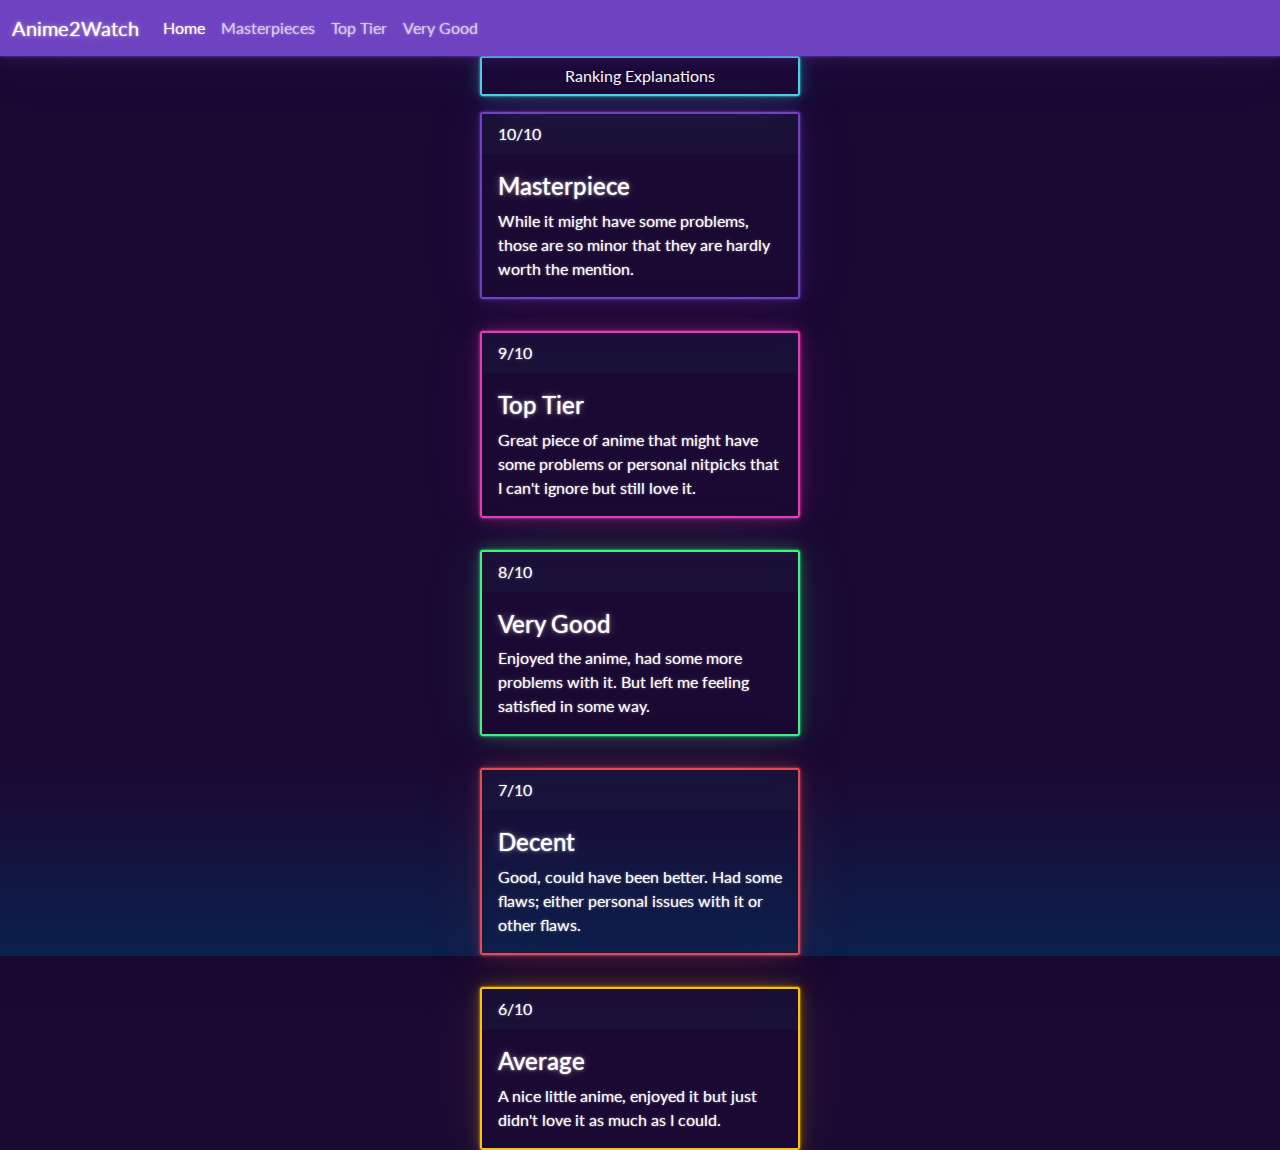
<file: index.html>
<!DOCTYPE html>
<html>
    <head>
        <meta charset="utf-8">
        <meta http-equiv="X-UA-Compatible" content="IE=edge">
        <title>Anime2Watch</title>
        <meta name="description" content="">
        <meta name="viewport" content="width=device-width, initial-scale=1">
        <link rel="stylesheet" href="bootstrap.css">
        <link href="https://cdn.jsdelivr.net/npm/bootstrap@5.3.2/dist/css/bootstrap.min.css">
        <nav class="navbar navbar-expand-lg bg-primary" data-bs-theme="dark">
            <div class="container-fluid">
              <a class="navbar-brand" href="#">Anime2Watch</a>
              <button class="navbar-toggler" type="button" data-bs-toggle="collapse" data-bs-target="#navbarColor01" aria-controls="navbarColor01" aria-expanded="false" aria-label="Toggle navigation">
                <span class="navbar-toggler-icon"></span>
              </button>
              <div class="collapse navbar-collapse" id="navbarColor01">
                <ul class="navbar-nav me-auto">
                  <li class="nav-item">
                    <a class="nav-link active" href="#">Home
                      <span class="visually-hidden">(current)</span>
                    </a>
                  </li>
                  <li class="nav-item">
                    <a class="nav-link" href="indexc.html">Masterpieces</a>
                  </li>
                  <li class="nav-item">
                    <a class="nav-link" href="index2.html">Top Tier</a>
                  </li>
                  <li class="nav-item">
                    <a class="nav-link" href="index3.html">Very Good</a>
                  </li>
                </ul>
              </div>
            </div>
          </nav>
    </head>
    <style>
      .main-page-container {
        display: grid;
        justify-content: center;
        align-items: center;
        height: 100vh;
        gap: 1rem;
      }
    </style>
    <body>
      <div class="main-page-container">
<button type="button" class="btn btn-outline-light">Ranking Explanations</button>
        <div class="card border-primary mb-3" style="max-width: 20rem;">
            <div class="card-header">10/10</div>
            <div class="card-body">
              <h4 class="card-title">Masterpiece</h4>
              <p class="card-text">While it might have some problems, those are so minor that they are hardly worth the mention.</p>
            </div>
          </div>
          <div class="card border-secondary mb-3" style="max-width: 20rem;">
            <div class="card-header">9/10</div>
            <div class="card-body">
              <h4 class="card-title">Top Tier</h4>
              <p class="card-text">Great piece of anime that might have some problems or personal nitpicks that I can't ignore but still love it.
            </p>
            </div>
          </div>
          <div class="card border-success mb-3" style="max-width: 20rem;">
            <div class="card-header">8/10</div>
            <div class="card-body">
              <h4 class="card-title">Very Good</h4>
              <p class="card-text">Enjoyed the anime, had some more problems with it. But left me feeling satisfied in some way.</p>
            </div>
          </div>
          <div class="card border-danger mb-3" style="max-width: 20rem;">
            <div class="card-header">7/10</div>
            <div class="card-body">
              <h4 class="card-title">Decent</h4>
              <p class="card-text">Good, could have been better. Had some flaws; either personal issues with it or other flaws.</p>
            </div>
          </div>
          <div class="card border-warning mb-3" style="max-width: 20rem;">
            <div class="card-header">6/10</div>
            <div class="card-body">
              <h4 class="card-title">Average</h4>
              <p class="card-text">A nice little anime, enjoyed it but just didn't love it as much as I could.</p>
            </div>
          </div>
        </div>
    </body>
</html>
</file>
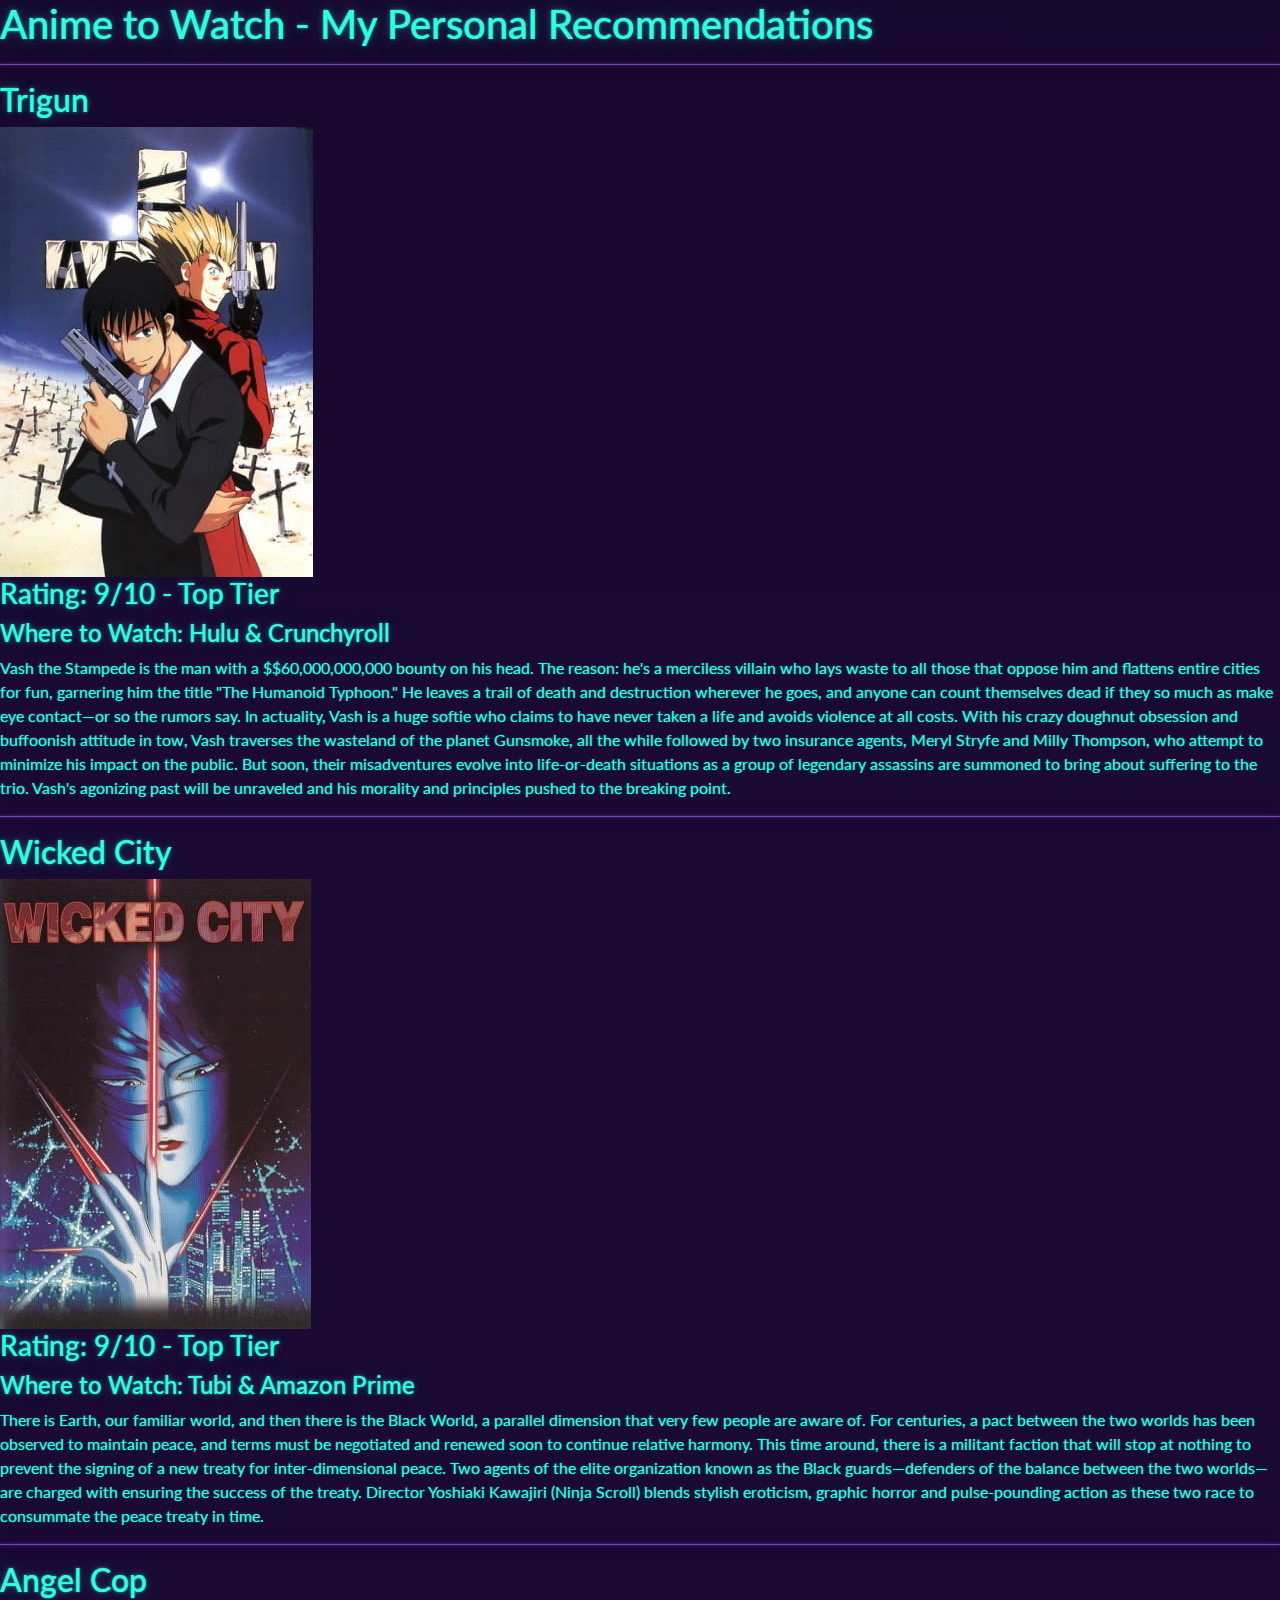
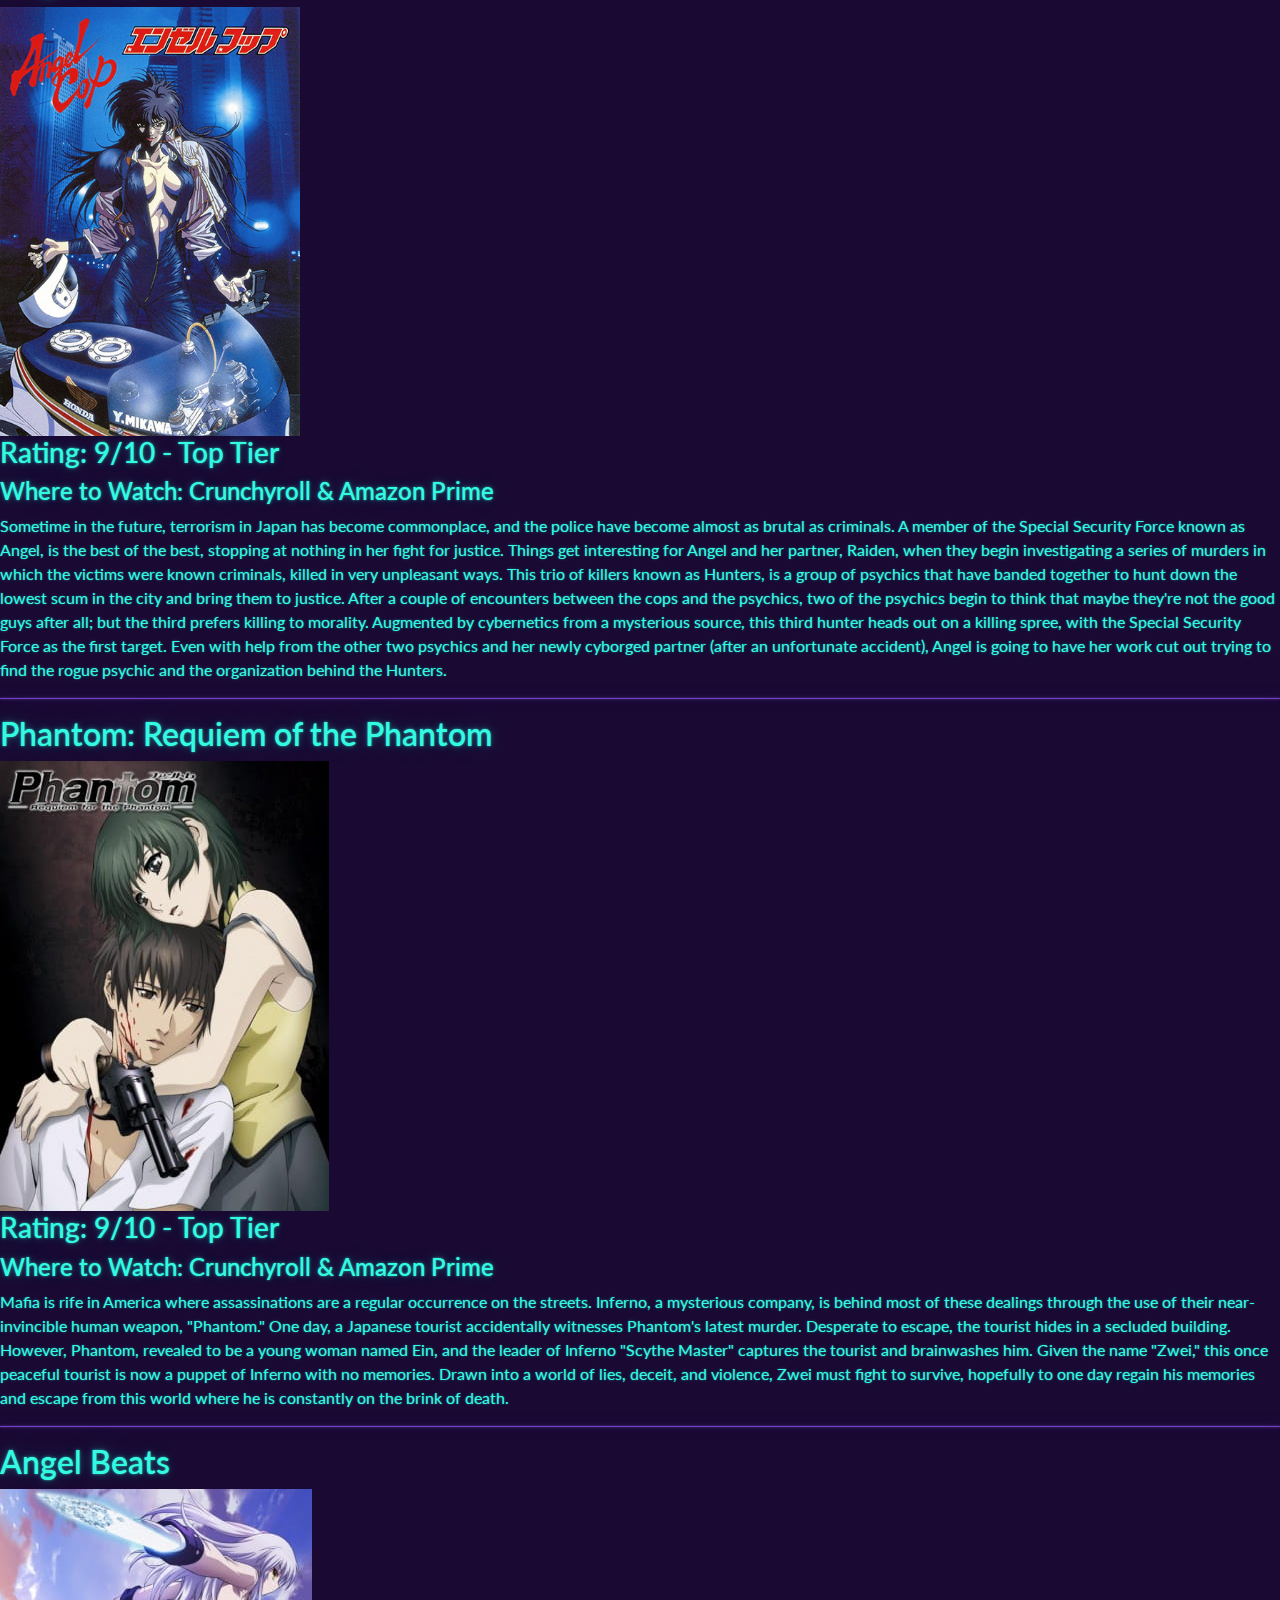
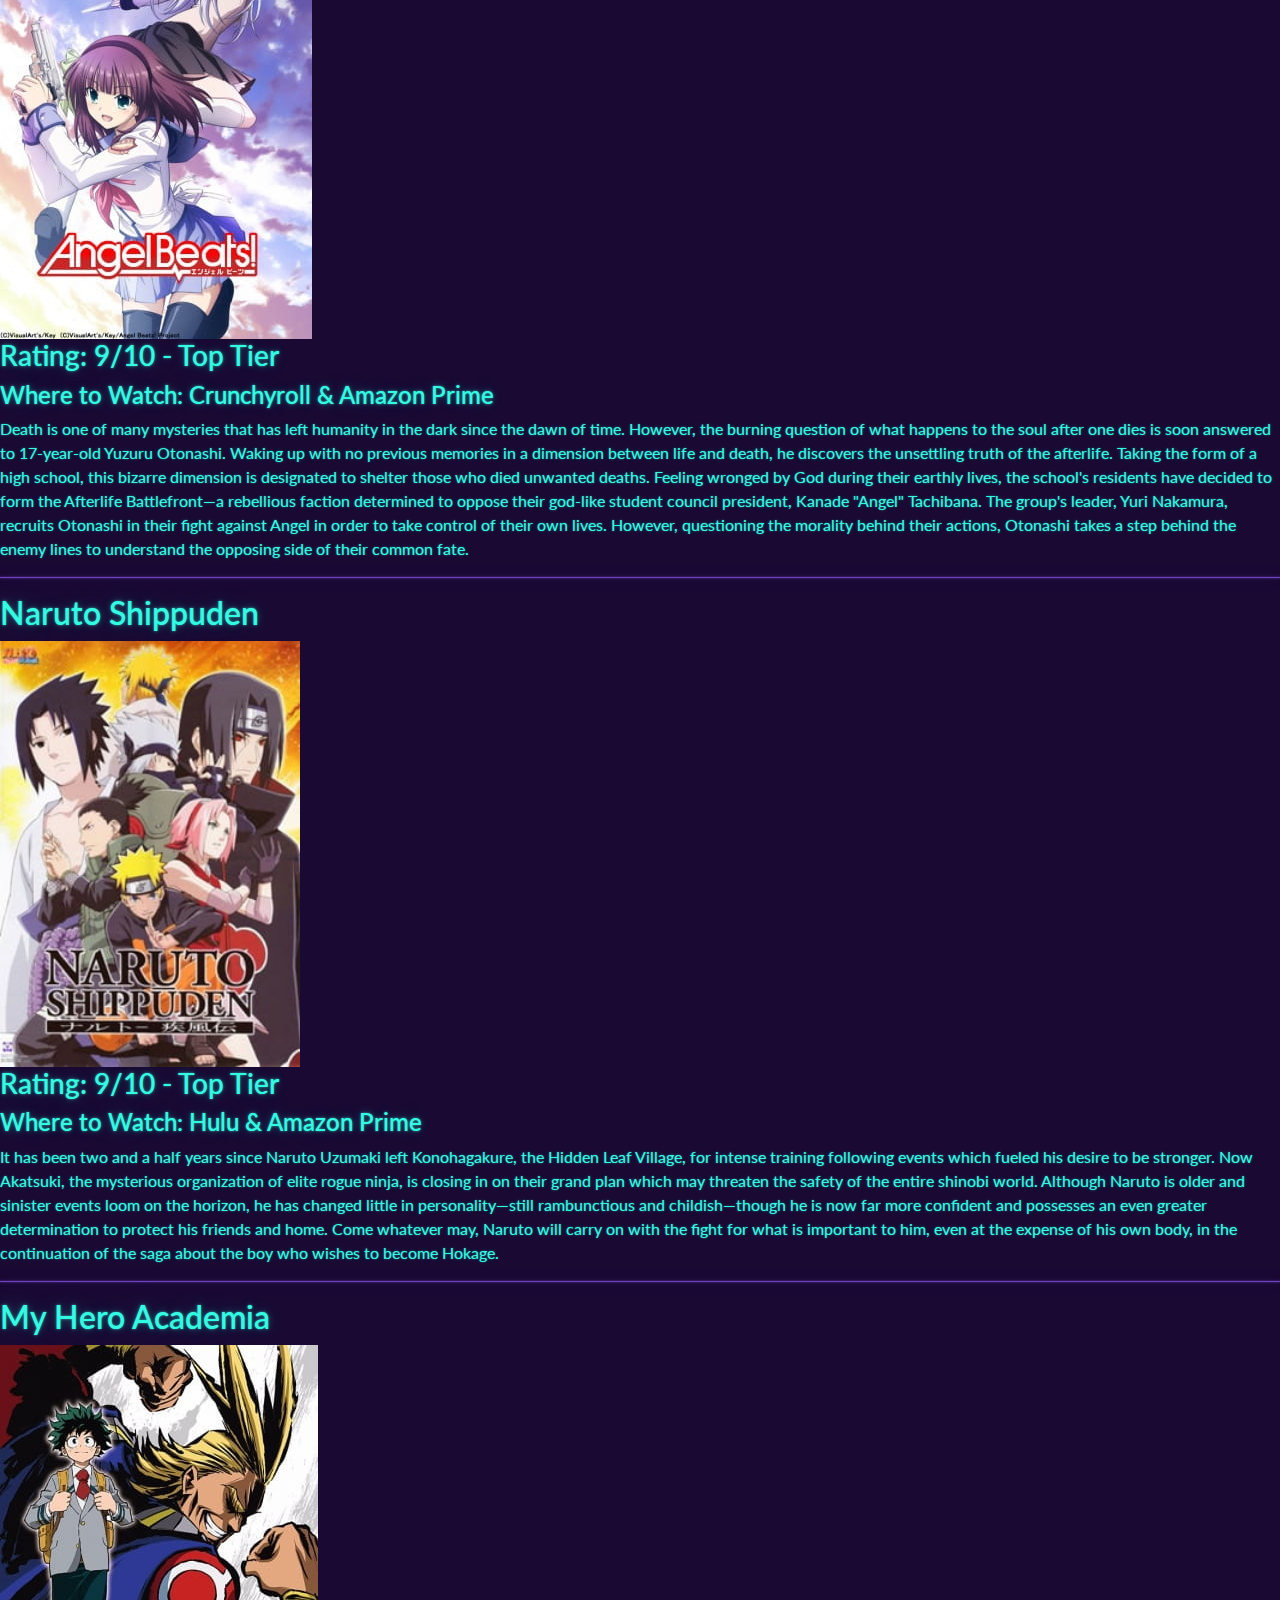
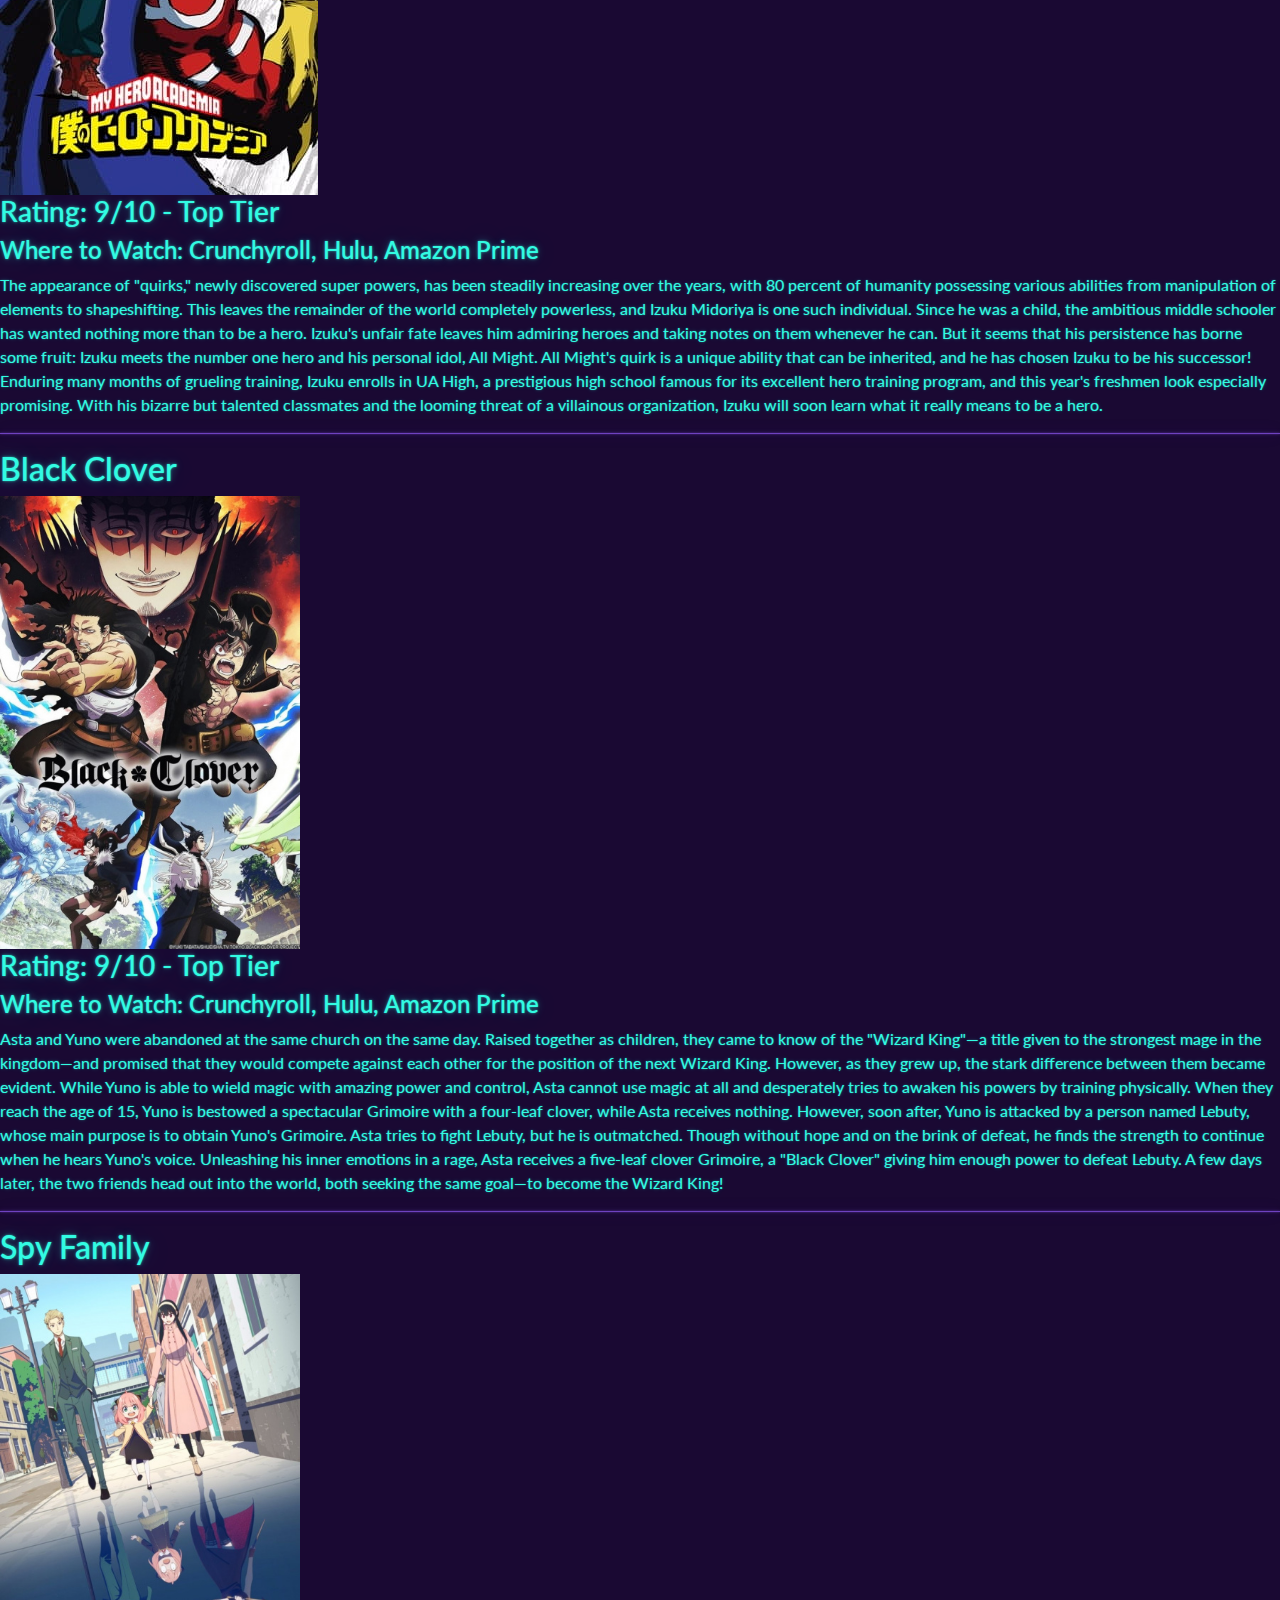
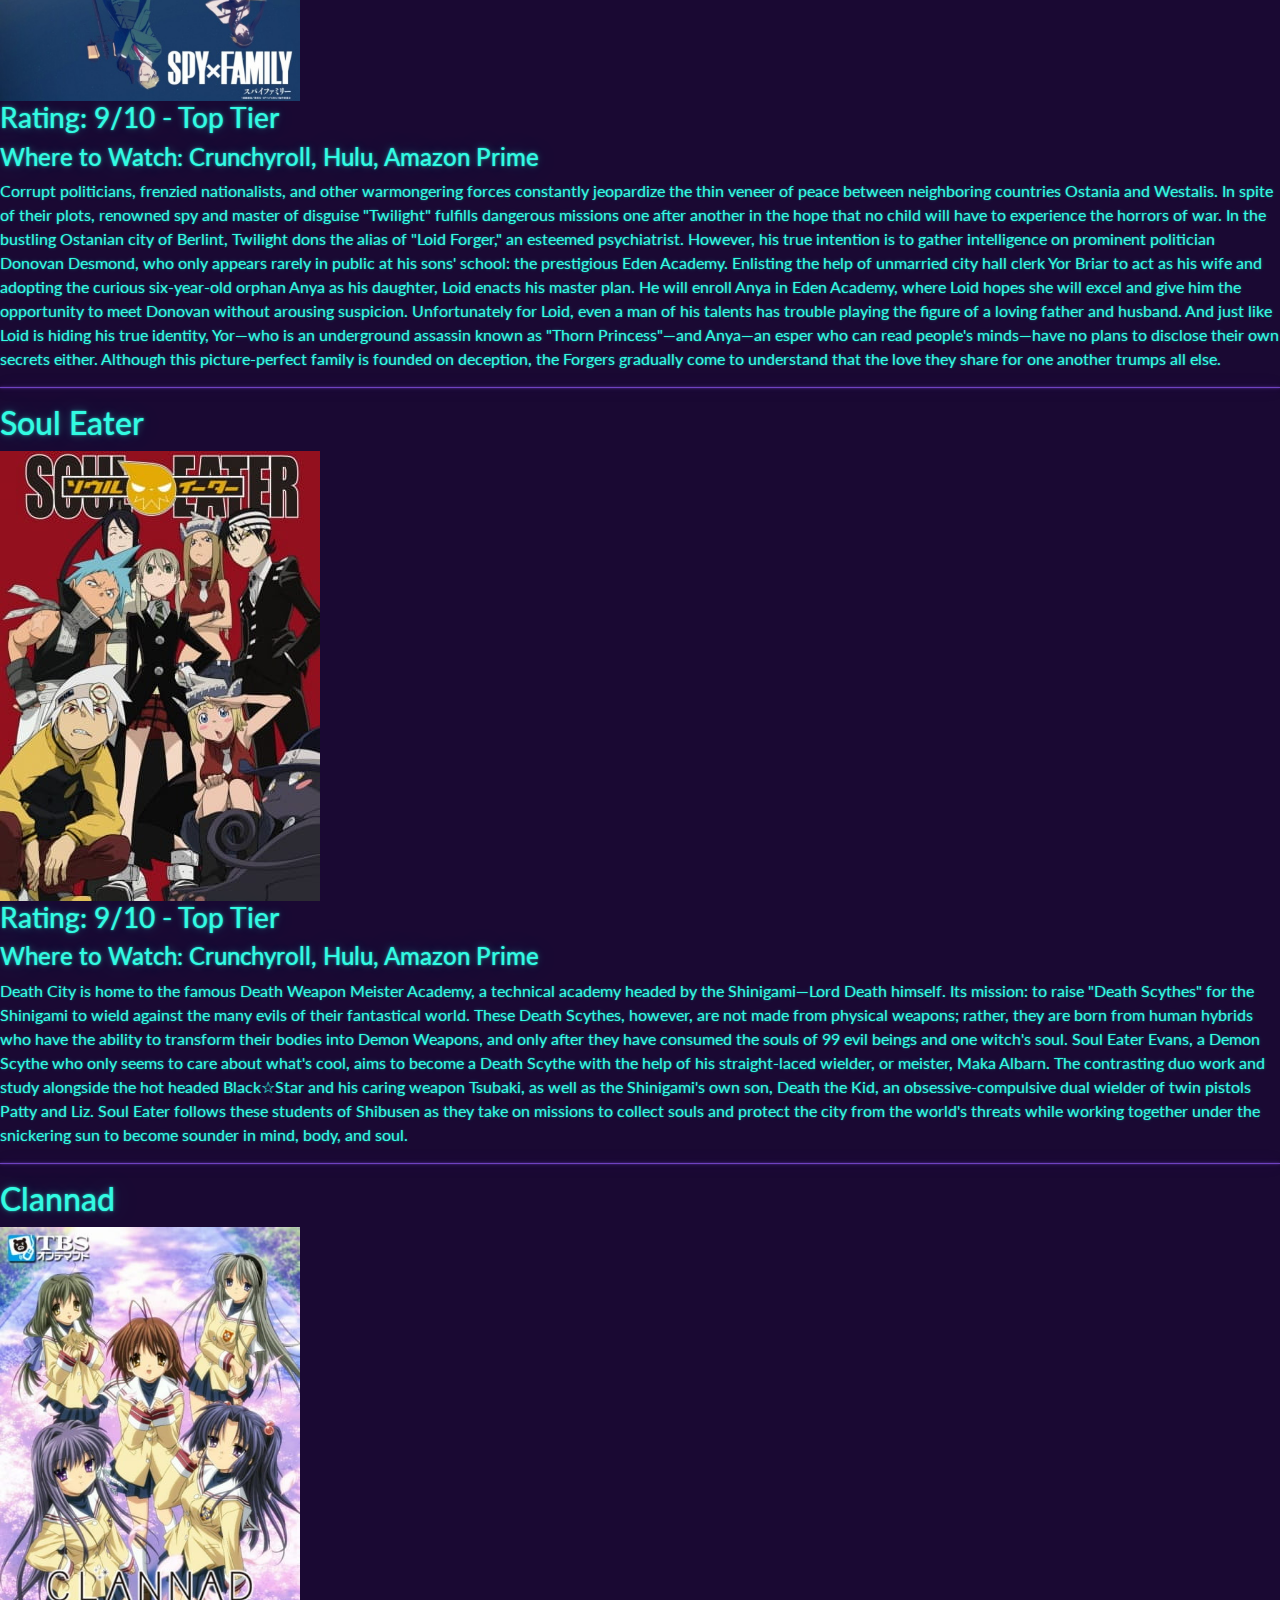
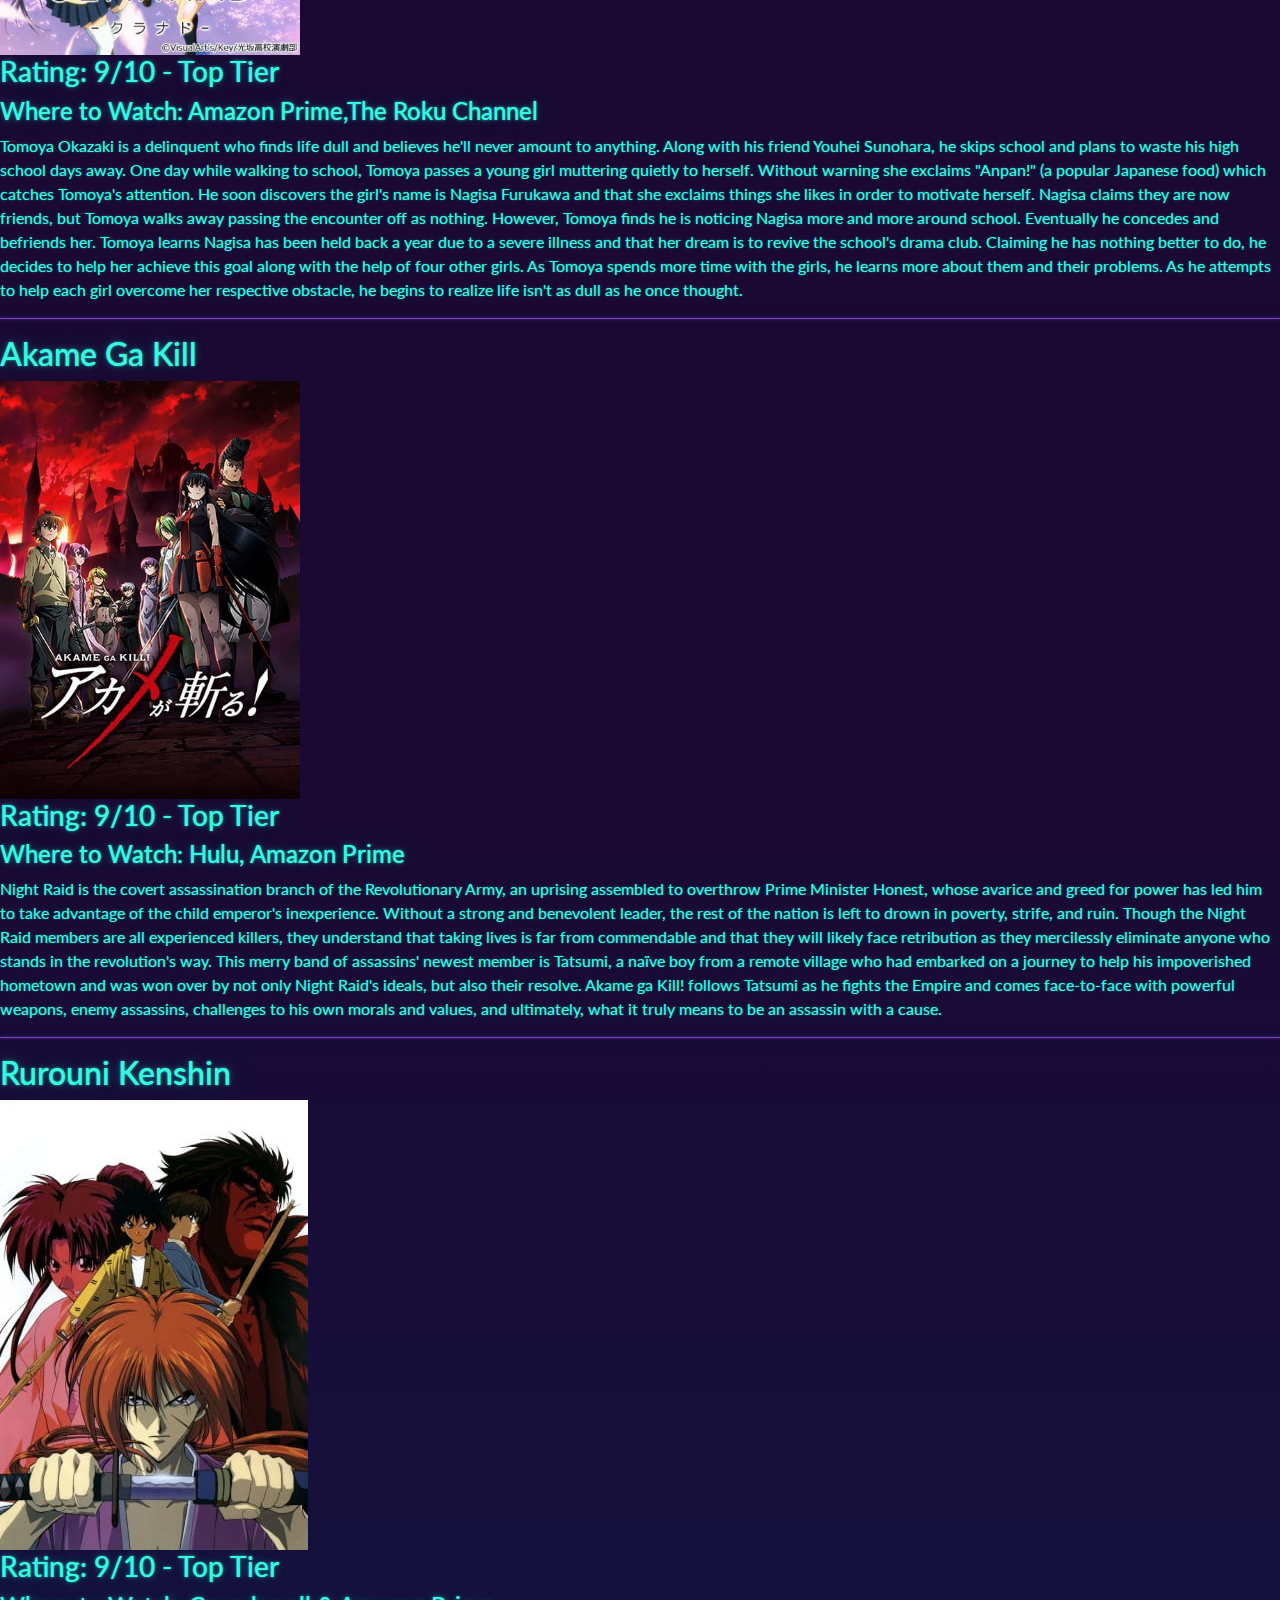
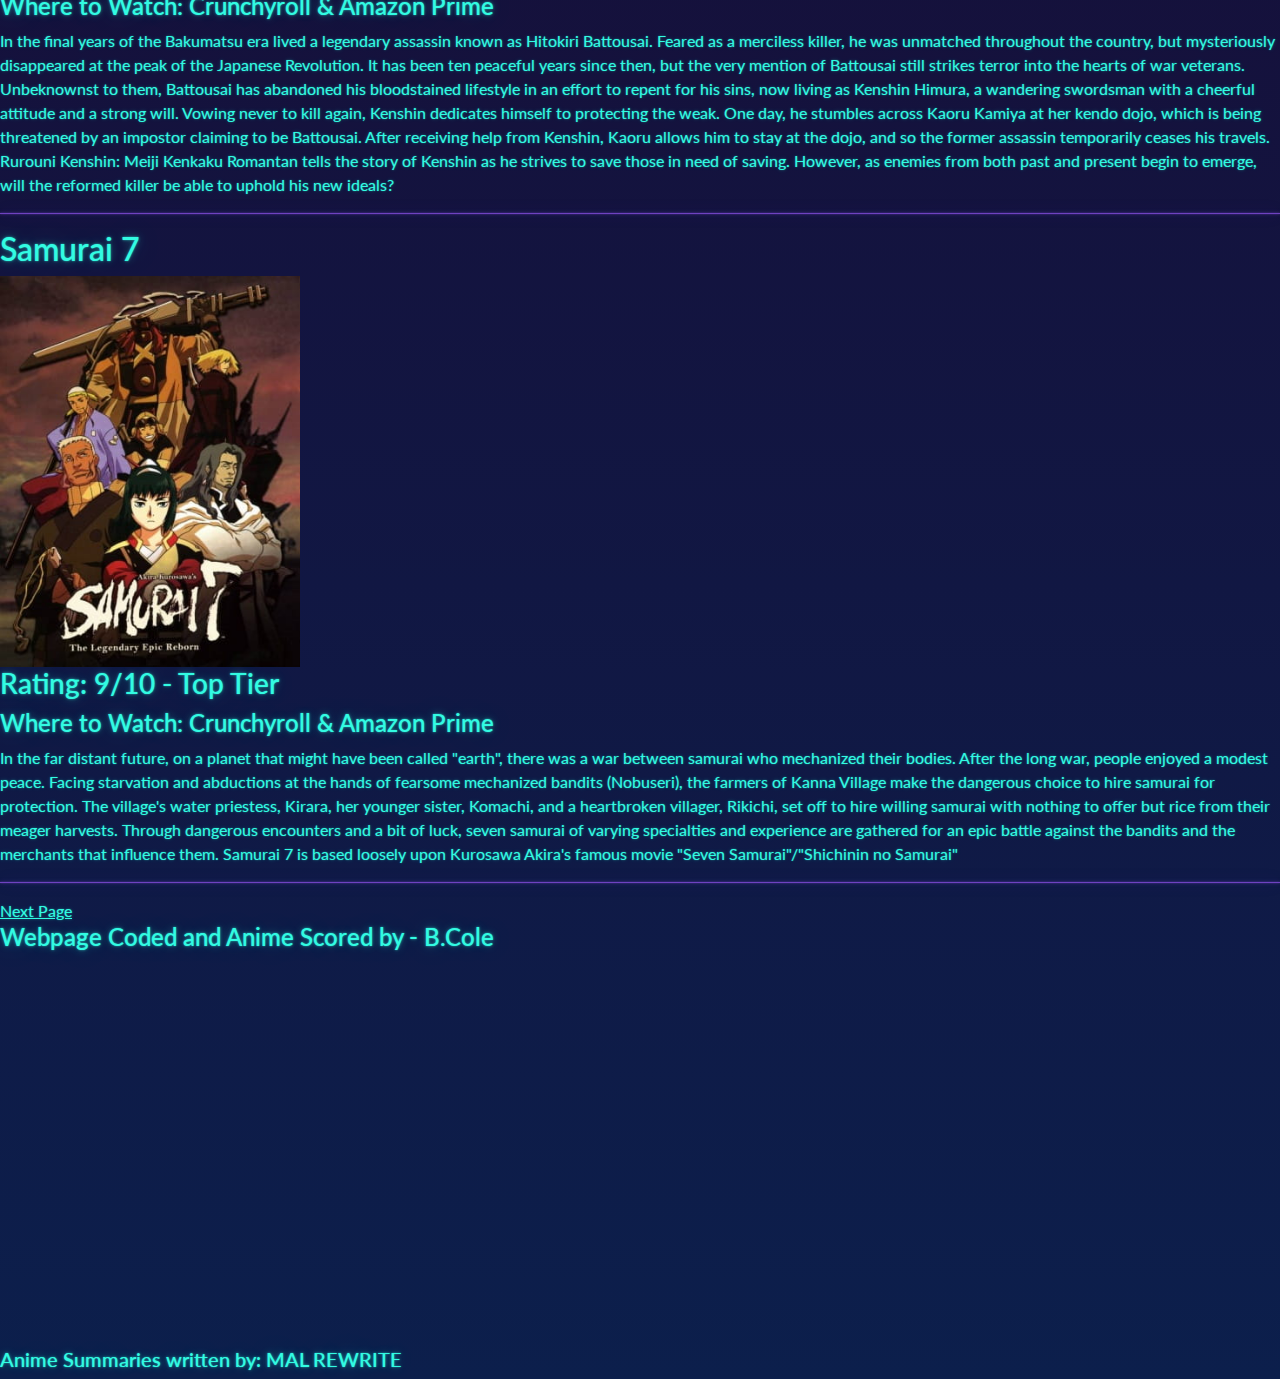
<file: index2.html>
<!DOCTYPE html>
<html>
    <head>
        <meta charset="utf-8">
        <meta http-equiv="X-UA-Compatible" content="IE=edge">
        <title>Anime to Watch</title>
        <link rel="stylesheet" href="bootstrap.css">
    </head>
    <body>
        <h1 class="page-title">Anime to Watch - My Personal Recommendations</h1>
        <hr />
        <h2 class="anime-title">Trigun</h2>
        <div class="image">
            <img src="images/Trigun.jpeg">
        </div>
        <div class="text">
            <h3 class="rating">Rating: 9/10 - Top Tier</h3>
            <h4 class="where">Where to Watch: Hulu & Crunchyroll</h4>
            <p class="animesum">Vash the Stampede is the man with a $$60,000,000,000 bounty on his head. The reason: he's a merciless villain who lays waste to all those that oppose him and flattens entire cities for fun, garnering him the title "The Humanoid Typhoon." He leaves a trail of death and destruction wherever he goes, and anyone can count themselves dead if they so much as make eye contact—or so the rumors say. In actuality, Vash is a huge softie who claims to have never taken a life and avoids violence at all costs.

                With his crazy doughnut obsession and buffoonish attitude in tow, Vash traverses the wasteland of the planet Gunsmoke, all the while followed by two insurance agents, Meryl Stryfe and Milly Thompson, who attempt to minimize his impact on the public. But soon, their misadventures evolve into life-or-death situations as a group of legendary assassins are summoned to bring about suffering to the trio. Vash's agonizing past will be unraveled and his morality and principles pushed to the breaking point.</p>
        </div>
        <hr />
        <h2 class="anime-title">Wicked City</h2>
        <div class="image">
            <img src="images/Wicked City.jpeg">
        </div>
        <h3 class="rating">Rating: 9/10 - Top Tier</h3>
        <h4 class="where">Where to Watch: Tubi & Amazon Prime</h4>
        <p class="animesum">There is Earth, our familiar world, and then there is the Black World, a parallel dimension that very few people are aware of. For centuries, a pact between the two worlds has been observed to maintain peace, and terms must be negotiated and renewed soon to continue relative harmony.

            This time around, there is a militant faction that will stop at nothing to prevent the signing of a new treaty for inter-dimensional peace. Two agents of the elite organization known as the Black guards—defenders of the balance between the two worlds—are charged with ensuring the success of the treaty.
            
            Director Yoshiaki Kawajiri (Ninja Scroll) blends stylish eroticism, graphic horror and pulse-pounding action as these two race to consummate the peace treaty in time.
        </p>
        <hr />
        <h2 class="anime-title">Angel Cop</h2>
        <div class="image">
            <img src="images/Angel Cop.jpeg" width="300">
        </div>
        <h3 class="rating">Rating: 9/10 - Top Tier</h3>
        <h4 class="where">Where to Watch: Crunchyroll & Amazon Prime</h4>
        <p class="animesum">Sometime in the future, terrorism in Japan has become commonplace, and the police have become almost as brutal as criminals. A member of the Special Security Force known as Angel, is the best of the best, stopping at nothing in her fight for justice.

            Things get interesting for Angel and her partner, Raiden, when they begin investigating a series of murders in which the victims were known criminals, killed in very unpleasant ways. This trio of killers known as Hunters, is a group of psychics that have banded together to hunt down the lowest scum in the city and bring them to justice.
            
            After a couple of encounters between the cops and the psychics, two of the psychics begin to think that maybe they're not the good guys after all; but the third prefers killing to morality. Augmented by cybernetics from a mysterious source, this third hunter heads out on a killing spree, with the Special Security Force as the first target.
            
            Even with help from the other two psychics and her newly cyborged partner (after an unfortunate accident), Angel is going to have her work cut out trying to find the rogue psychic and the organization behind the Hunters.
        </p>
        <hr />
        <h2 class="anime-title">Phantom: Requiem of the Phantom</h2>
        <div class="image">
            <img src="images/Phantom.jpeg">
        </div>
        <div class="text">
            <h3 class="rating">Rating: 9/10 - Top Tier</h3>
            <h4 class="where">Where to Watch: Crunchyroll & Amazon Prime</h4>
            <p class="animesum">Mafia is rife in America where assassinations are a regular occurrence on the streets. Inferno, a mysterious company, is behind most of these dealings through the use of their near-invincible human weapon, "Phantom."

                One day, a Japanese tourist accidentally witnesses Phantom's latest murder. Desperate to escape, the tourist hides in a secluded building. However, Phantom, revealed to be a young woman named Ein, and the leader of Inferno "Scythe Master" captures the tourist and brainwashes him.
                
                Given the name "Zwei," this once peaceful tourist is now a puppet of Inferno with no memories. Drawn into a world of lies, deceit, and violence, Zwei must fight to survive, hopefully to one day regain his memories and escape from this world where he is constantly on the brink of death.
            </p>
        </div>
        <hr />
        <h2 class="anime-title">Angel Beats</h2>
        <div class="image">
            <img src="images/Angel Beats.jpeg">
        </div>
        <div class="text">
            <h3 class="rating">Rating: 9/10 - Top Tier</h3>
            <h4 class="where">Where to Watch: Crunchyroll & Amazon Prime</h4>
            <p class="animesum">Death is one of many mysteries that has left humanity in the dark since the dawn of time. However, the burning question of what happens to the soul after one dies is soon answered to 17-year-old Yuzuru Otonashi. Waking up with no previous memories in a dimension between life and death, he discovers the unsettling truth of the afterlife.

                Taking the form of a high school, this bizarre dimension is designated to shelter those who died unwanted deaths. Feeling wronged by God during their earthly lives, the school's residents have decided to form the Afterlife Battlefront—a rebellious faction determined to oppose their god-like student council president, Kanade "Angel" Tachibana. The group's leader, Yuri Nakamura, recruits Otonashi in their fight against Angel in order to take control of their own lives. However, questioning the morality behind their actions, Otonashi takes a step behind the enemy lines to understand the opposing side of their common fate.
            </p>
        </div>
        <hr />
        <h2 class="anime-title">Naruto Shippuden</h2>
        <div class="image">
            <img src="images/Naruto Shipp.jpeg" width="300">
        </div>
        <div class="text">
            <h3 class="rating">Rating: 9/10 - Top Tier</h3>
            <h4 class="where">Where to Watch: Hulu & Amazon Prime</h4>
            <p class="animesum">It has been two and a half years since Naruto Uzumaki left Konohagakure, the Hidden Leaf Village, for intense training following events which fueled his desire to be stronger. Now Akatsuki, the mysterious organization of elite rogue ninja, is closing in on their grand plan which may threaten the safety of the entire shinobi world.

                Although Naruto is older and sinister events loom on the horizon, he has changed little in personality—still rambunctious and childish—though he is now far more confident and possesses an even greater determination to protect his friends and home. Come whatever may, Naruto will carry on with the fight for what is important to him, even at the expense of his own body, in the continuation of the saga about the boy who wishes to become Hokage.
            </p>
        </div>
        <hr />
        <h2 class="anime-title">My Hero Academia</h2>
        <div class="image">
            <img src="images/My Hero Academia.jpeg">
        </div>
        <div class="text">
            <h3 class="rating">Rating: 9/10 - Top Tier</h3>
            <h4 class="where">Where to Watch: Crunchyroll, Hulu, Amazon Prime</h4>
            <p class="animesum">The appearance of "quirks," newly discovered super powers, has been steadily increasing over the years, with 80 percent of humanity possessing various abilities from manipulation of elements to shapeshifting. This leaves the remainder of the world completely powerless, and Izuku Midoriya is one such individual.

                Since he was a child, the ambitious middle schooler has wanted nothing more than to be a hero. Izuku's unfair fate leaves him admiring heroes and taking notes on them whenever he can. But it seems that his persistence has borne some fruit: Izuku meets the number one hero and his personal idol, All Might. All Might's quirk is a unique ability that can be inherited, and he has chosen Izuku to be his successor!
                
                Enduring many months of grueling training, Izuku enrolls in UA High, a prestigious high school famous for its excellent hero training program, and this year's freshmen look especially promising. With his bizarre but talented classmates and the looming threat of a villainous organization, Izuku will soon learn what it really means to be a hero.
            </p>
        </div>
        <hr />
        <h2 class="anime-title">Black Clover</h2>
        <div class="image">
            <img src="images/Black Clover.jpeg" width="300">
        </div>
        <div class="text">
            <h3 class="rating">Rating: 9/10 - Top Tier</h3>
            <h4 class="where">Where to Watch: Crunchyroll, Hulu, Amazon Prime</h4>
            <p class="animesum">Asta and Yuno were abandoned at the same church on the same day. Raised together as children, they came to know of the "Wizard King"—a title given to the strongest mage in the kingdom—and promised that they would compete against each other for the position of the next Wizard King. However, as they grew up, the stark difference between them became evident. While Yuno is able to wield magic with amazing power and control, Asta cannot use magic at all and desperately tries to awaken his powers by training physically.

                When they reach the age of 15, Yuno is bestowed a spectacular Grimoire with a four-leaf clover, while Asta receives nothing. However, soon after, Yuno is attacked by a person named Lebuty, whose main purpose is to obtain Yuno's Grimoire. Asta tries to fight Lebuty, but he is outmatched. Though without hope and on the brink of defeat, he finds the strength to continue when he hears Yuno's voice. Unleashing his inner emotions in a rage, Asta receives a five-leaf clover Grimoire, a "Black Clover" giving him enough power to defeat Lebuty. A few days later, the two friends head out into the world, both seeking the same goal—to become the Wizard King!
            </p>
        </div>
        <hr />
        <h2 class="anime-title">Spy Family</h2>
        <div class="image">
            <img src="images/spy family.jpeg" width="300">
        </div>
        <div class="text">
            <h3 class="rating">Rating: 9/10 - Top Tier</h3>
            <h4 class="where">Where to Watch: Crunchyroll, Hulu, Amazon Prime</h4>
            <p class="animesum">Corrupt politicians, frenzied nationalists, and other warmongering forces constantly jeopardize the thin veneer of peace between neighboring countries Ostania and Westalis. In spite of their plots, renowned spy and master of disguise "Twilight" fulfills dangerous missions one after another in the hope that no child will have to experience the horrors of war.

                In the bustling Ostanian city of Berlint, Twilight dons the alias of "Loid Forger," an esteemed psychiatrist. However, his true intention is to gather intelligence on prominent politician Donovan Desmond, who only appears rarely in public at his sons' school: the prestigious Eden Academy. Enlisting the help of unmarried city hall clerk Yor Briar to act as his wife and adopting the curious six-year-old orphan Anya as his daughter, Loid enacts his master plan. He will enroll Anya in Eden Academy, where Loid hopes she will excel and give him the opportunity to meet Donovan without arousing suspicion.
                
                Unfortunately for Loid, even a man of his talents has trouble playing the figure of a loving father and husband. And just like Loid is hiding his true identity, Yor—who is an underground assassin known as "Thorn Princess"—and Anya—an esper who can read people's minds—have no plans to disclose their own secrets either. Although this picture-perfect family is founded on deception, the Forgers gradually come to understand that the love they share for one another trumps all else.
            </p>
        </div>
        <hr />
    <h2 class="anime-title">Soul Eater</h2>
    <div class="image">
        <img src="images/Soul Eater.jpeg">
    </div>
    <div class="text">
        <h3 class="rating">Rating: 9/10 - Top Tier</h3>
        <h4 class="where">Where to Watch: Crunchyroll, Hulu, Amazon Prime</h4>
        <p class="animesum">Death City is home to the famous Death Weapon Meister Academy, a technical academy headed by the Shinigami—Lord Death himself. Its mission: to raise "Death Scythes" for the Shinigami to wield against the many evils of their fantastical world. These Death Scythes, however, are not made from physical weapons; rather, they are born from human hybrids who have the ability to transform their bodies into Demon Weapons, and only after they have consumed the souls of 99 evil beings and one witch's soul.

            Soul Eater Evans, a Demon Scythe who only seems to care about what's cool, aims to become a Death Scythe with the help of his straight-laced wielder, or meister, Maka Albarn. The contrasting duo work and study alongside the hot headed Black☆Star and his caring weapon Tsubaki, as well as the Shinigami's own son, Death the Kid, an obsessive-compulsive dual wielder of twin pistols Patty and Liz.
            
            Soul Eater follows these students of Shibusen as they take on missions to collect souls and protect the city from the world's threats while working together under the snickering sun to become sounder in mind, body, and soul.
        </p>
        <hr />
    </div>
    <h2 class="anime-title">Clannad</h2>
        <div class="image">
            <img src="images/clannad.jpeg" width="300">
        </div>
        <div class="text">
            <h3 class="rating">Rating: 9/10 - Top Tier</h3>
            <h4 class="where">Where to Watch: Amazon Prime,The Roku Channel</h4>
            <p class="animesum">Tomoya Okazaki is a delinquent who finds life dull and believes he'll never amount to anything. Along with his friend Youhei Sunohara, he skips school and plans to waste his high school days away.

                One day while walking to school, Tomoya passes a young girl muttering quietly to herself. Without warning she exclaims "Anpan!" (a popular Japanese food) which catches Tomoya's attention. He soon discovers the girl's name is Nagisa Furukawa and that she exclaims things she likes in order to motivate herself. Nagisa claims they are now friends, but Tomoya walks away passing the encounter off as nothing.
                
                However, Tomoya finds he is noticing Nagisa more and more around school. Eventually he concedes and befriends her. Tomoya learns Nagisa has been held back a year due to a severe illness and that her dream is to revive the school's drama club. Claiming he has nothing better to do, he decides to help her achieve this goal along with the help of four other girls.
                
                As Tomoya spends more time with the girls, he learns more about them and their problems. As he attempts to help each girl overcome her respective obstacle, he begins to realize life isn't as dull as he once thought.</p>
        </div>
        <hr />
        <h2 class="anime-title">Akame Ga Kill</h2>
        <div class="image">
            <img src="images/akame.jpg" width="300">
        </div>
        <div class="text">
            <h3 class="rating">Rating: 9/10 - Top Tier</h3>
            <h4 class="where">Where to Watch: Hulu, Amazon Prime</h4>
            <p class="animesum">Night Raid is the covert assassination branch of the Revolutionary Army, an uprising assembled to overthrow Prime Minister Honest, whose avarice and greed for power has led him to take advantage of the child emperor's inexperience. Without a strong and benevolent leader, the rest of the nation is left to drown in poverty, strife, and ruin. Though the Night Raid members are all experienced killers, they understand that taking lives is far from commendable and that they will likely face retribution as they mercilessly eliminate anyone who stands in the revolution's way.

                This merry band of assassins' newest member is Tatsumi, a naïve boy from a remote village who had embarked on a journey to help his impoverished hometown and was won over by not only Night Raid's ideals, but also their resolve. Akame ga Kill! follows Tatsumi as he fights the Empire and comes face-to-face with powerful weapons, enemy assassins, challenges to his own morals and values, and ultimately, what it truly means to be an assassin with a cause.
            </p>
        </div>
        <hr />
        <h2 class="anime-title">Rurouni Kenshin</h2>
        <div class="image">
            <img src="images/Rurouni.jpeg">
        </div>
        <div class="text">
            <h3 class="rating">Rating: 9/10 - Top Tier</h3>
            <h4 class="where">Where to Watch: Crunchyroll & Amazon Prime</h4>
            <p class="animesum">In the final years of the Bakumatsu era lived a legendary assassin known as Hitokiri Battousai. Feared as a merciless killer, he was unmatched throughout the country, but mysteriously disappeared at the peak of the Japanese Revolution. It has been ten peaceful years since then, but the very mention of Battousai still strikes terror into the hearts of war veterans.

                Unbeknownst to them, Battousai has abandoned his bloodstained lifestyle in an effort to repent for his sins, now living as Kenshin Himura, a wandering swordsman with a cheerful attitude and a strong will. Vowing never to kill again, Kenshin dedicates himself to protecting the weak. One day, he stumbles across Kaoru Kamiya at her kendo dojo, which is being threatened by an impostor claiming to be Battousai. After receiving help from Kenshin, Kaoru allows him to stay at the dojo, and so the former assassin temporarily ceases his travels.
                
                Rurouni Kenshin: Meiji Kenkaku Romantan tells the story of Kenshin as he strives to save those in need of saving. However, as enemies from both past and present begin to emerge, will the reformed killer be able to uphold his new ideals?
            </p>
        </div>
        <hr />
        <h2 class="anime-title">Samurai 7</h2>
        <div class="image">
            <img src="images/Samurai 7.jpeg" width="300">
        </div>
        <div class="text">
            <h3 class="rating">Rating: 9/10 - Top Tier</h3>
            <h4 class="where">Where to Watch: Crunchyroll & Amazon Prime</h4>
            <p class="animesum">In the far distant future, on a planet that might have been called "earth", there was a war between samurai who mechanized their bodies. After the long war, people enjoyed a modest peace.

                Facing starvation and abductions at the hands of fearsome mechanized bandits (Nobuseri), the farmers of Kanna Village make the dangerous choice to hire samurai for protection. The village's water priestess, Kirara, her younger sister, Komachi, and a heartbroken villager, Rikichi, set off to hire willing samurai with nothing to offer but rice from their meager harvests. Through dangerous encounters and a bit of luck, seven samurai of varying specialties and experience are gathered for an epic battle against the bandits and the merchants that influence them.
                
                Samurai 7 is based loosely upon Kurosawa Akira's famous movie "Seven Samurai"/"Shichinin no Samurai"
                
            
            </p>
        </div>
    </body> 
    <footer>
        <hr />
        <a href="index3.html">Next Page</a>
        <h4 class="where">Webpage Coded and Anime Scored by - B.Cole</h4>
        <iframe src="https://giphy.com/embed/4DVlrueIov5e" width="300" height="365" frameBorder="0" class="giphy-embed" allowFullScreen></iframe><p><a href="https://giphy.com/gifs/yu-hakusho-kurama-hiei-4DVlrueIov5e"></a></p>
        <h5 class="where">Anime Summaries written by: MAL REWRITE</h5>
    </footer>
</html>
</file>
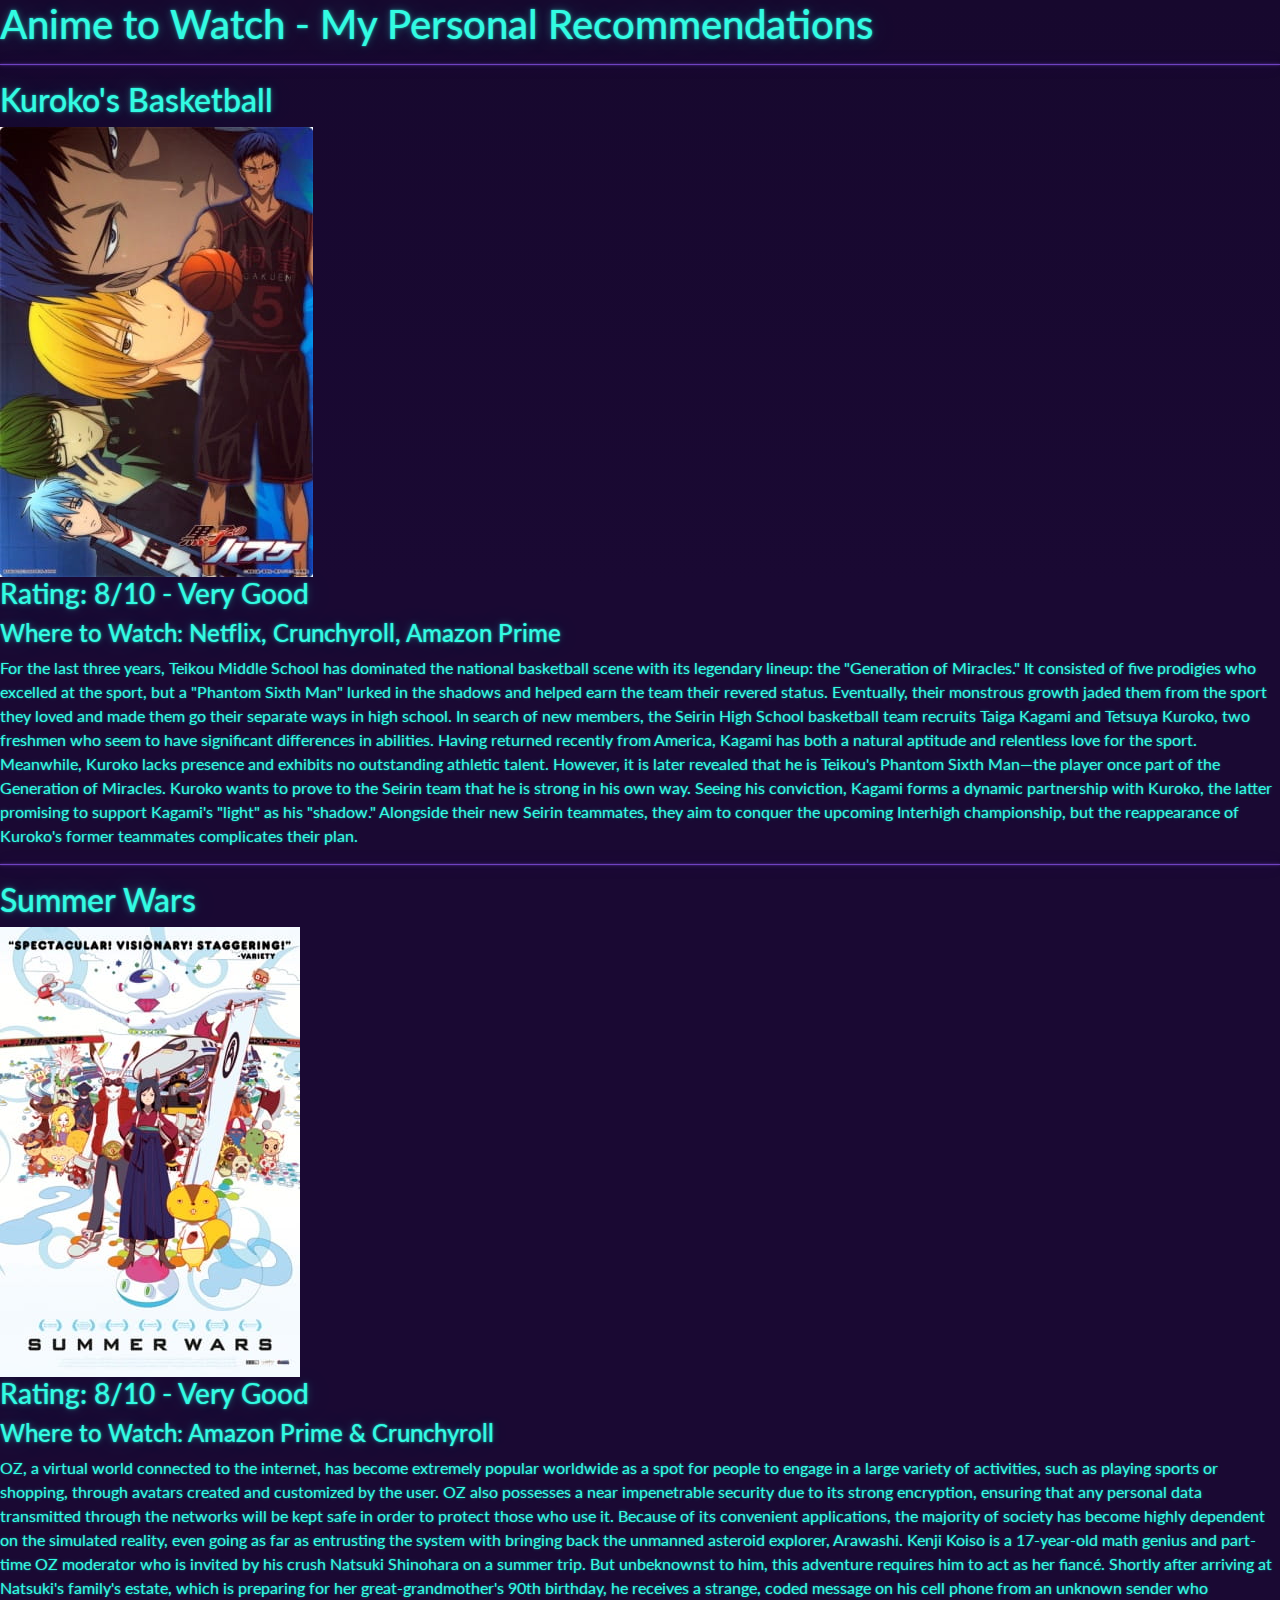
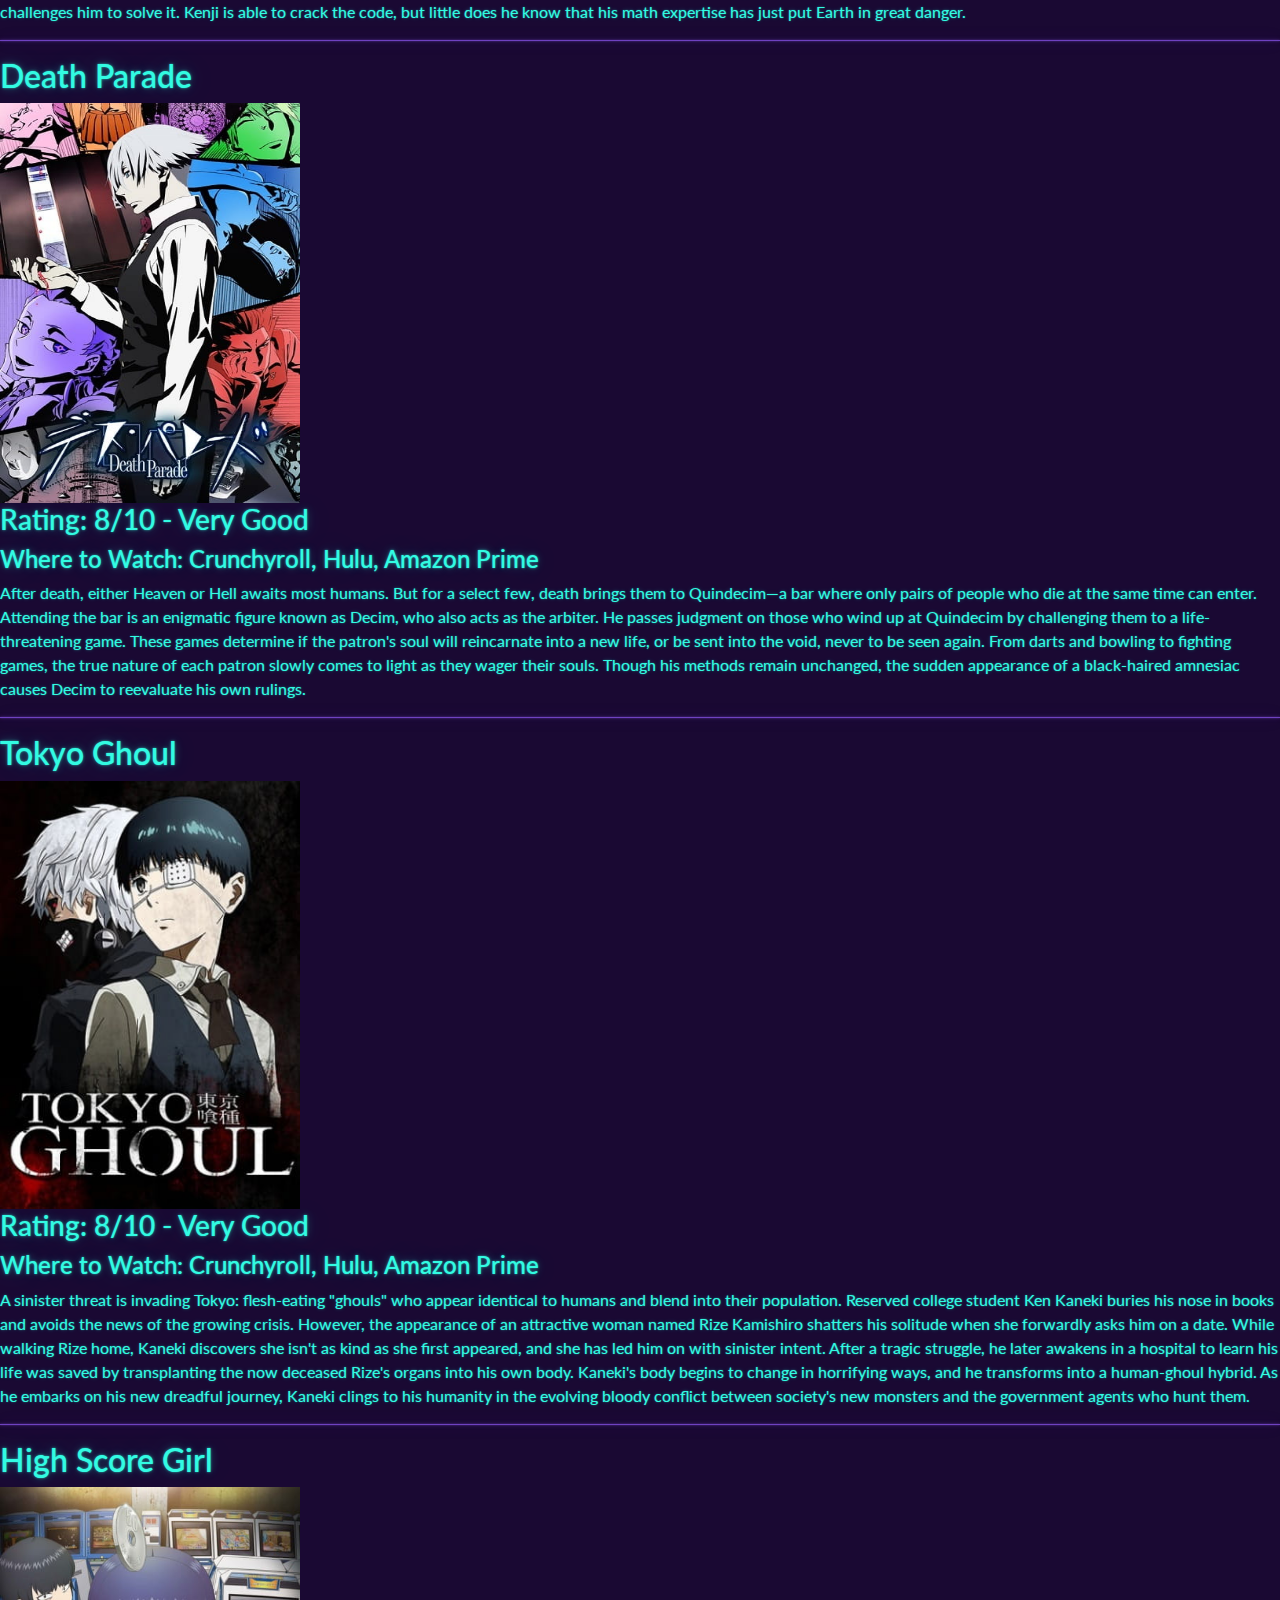
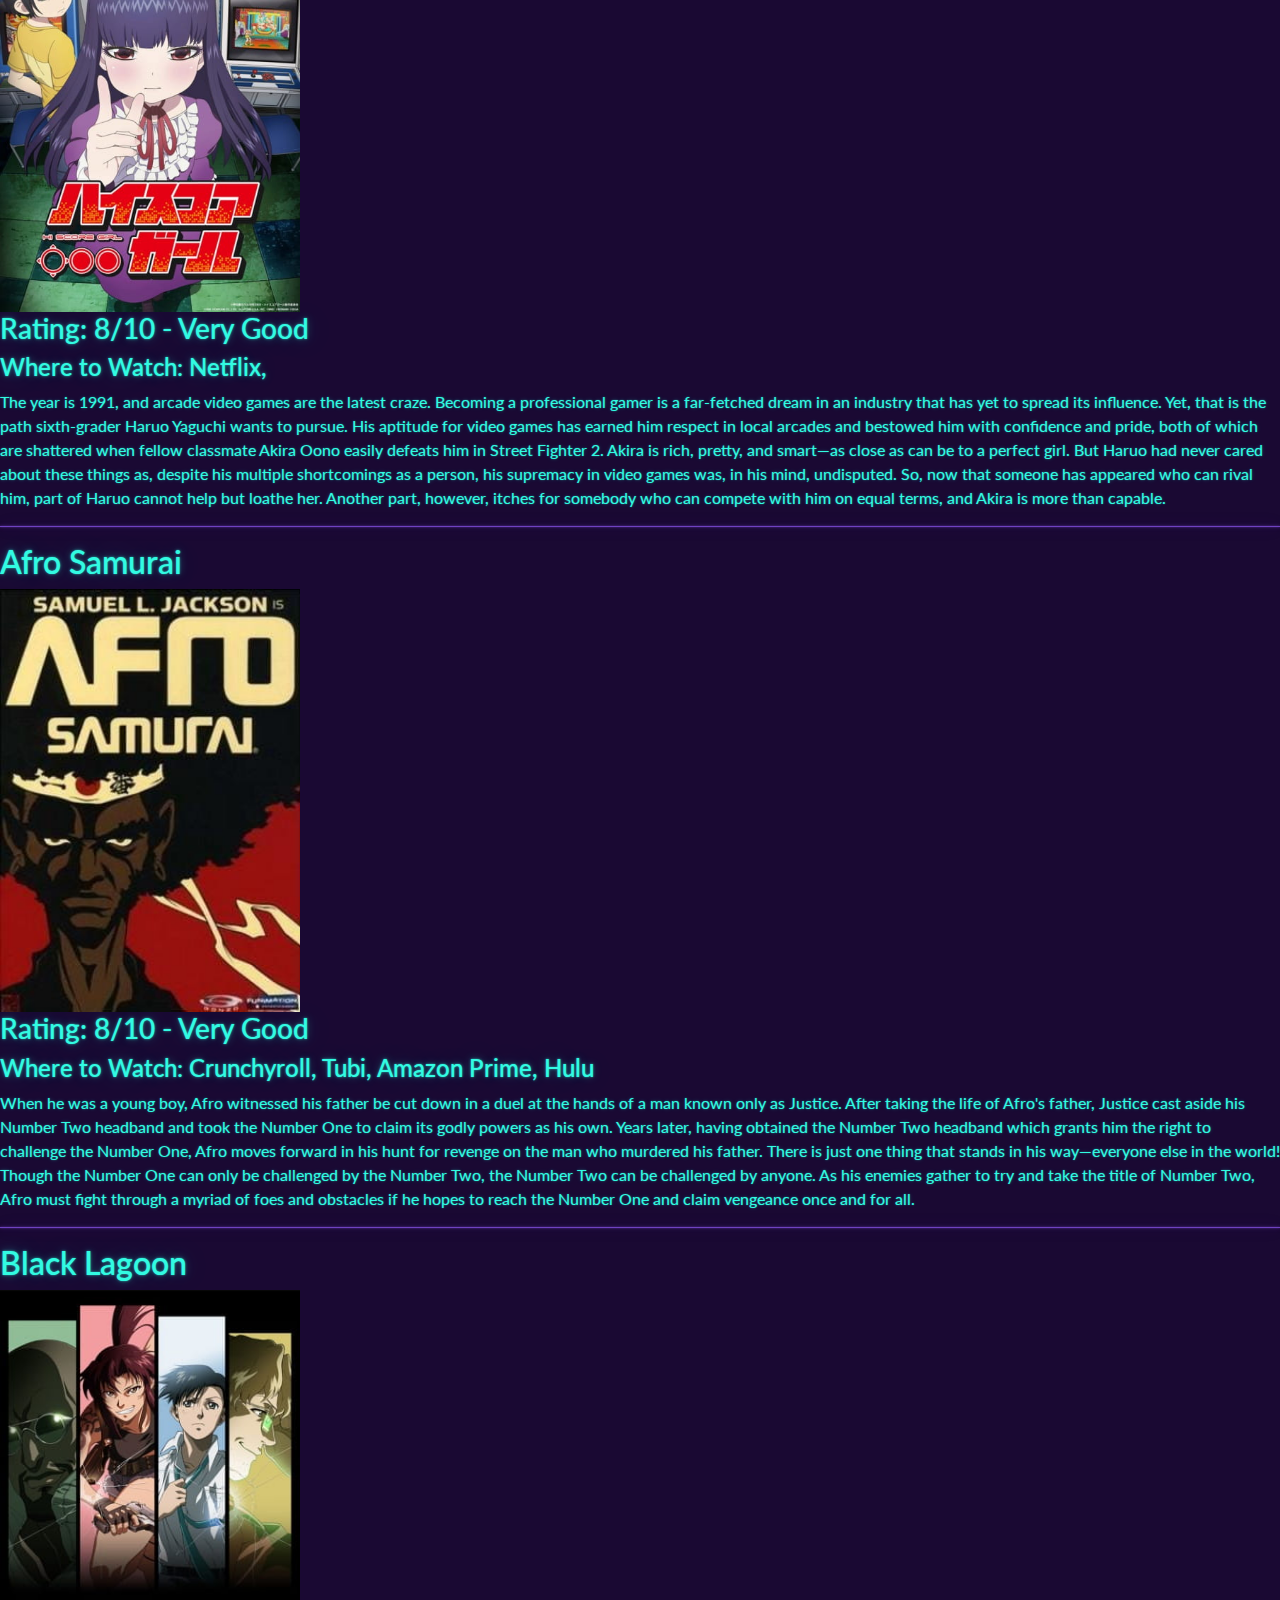
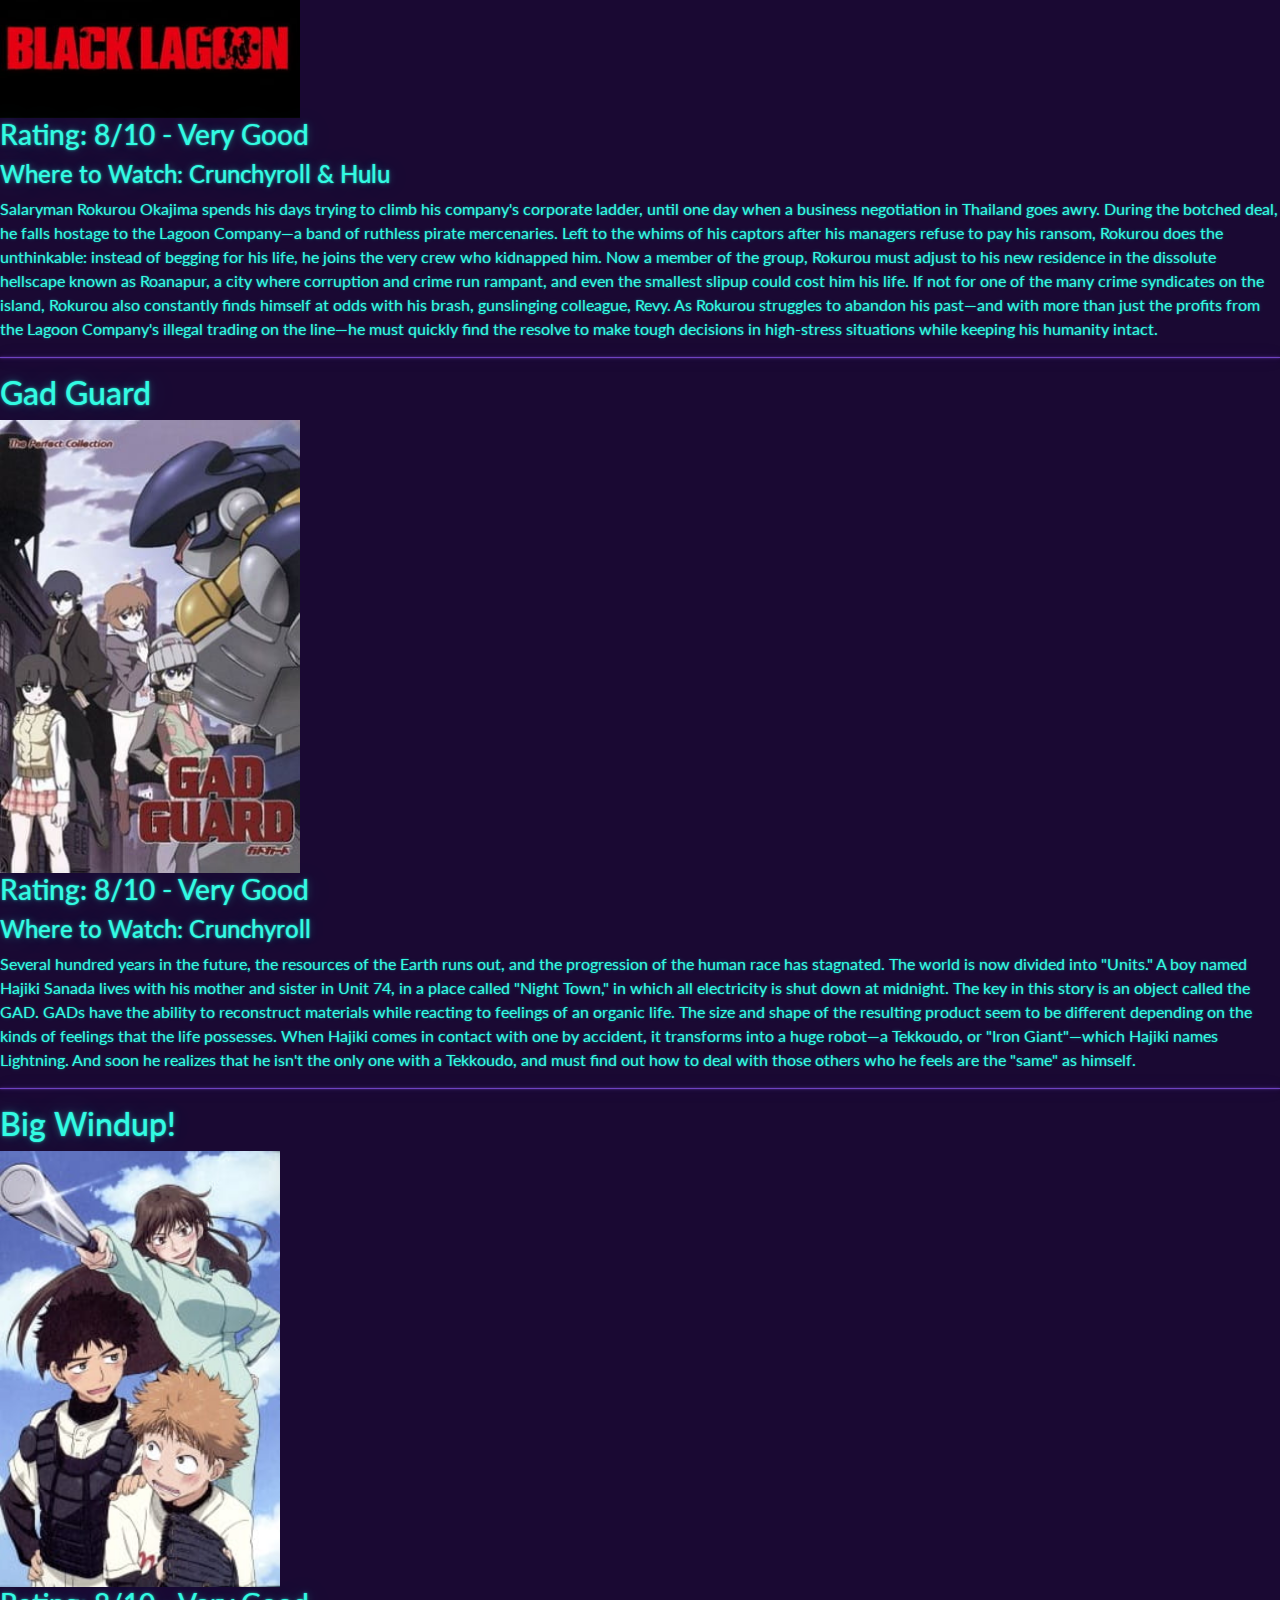
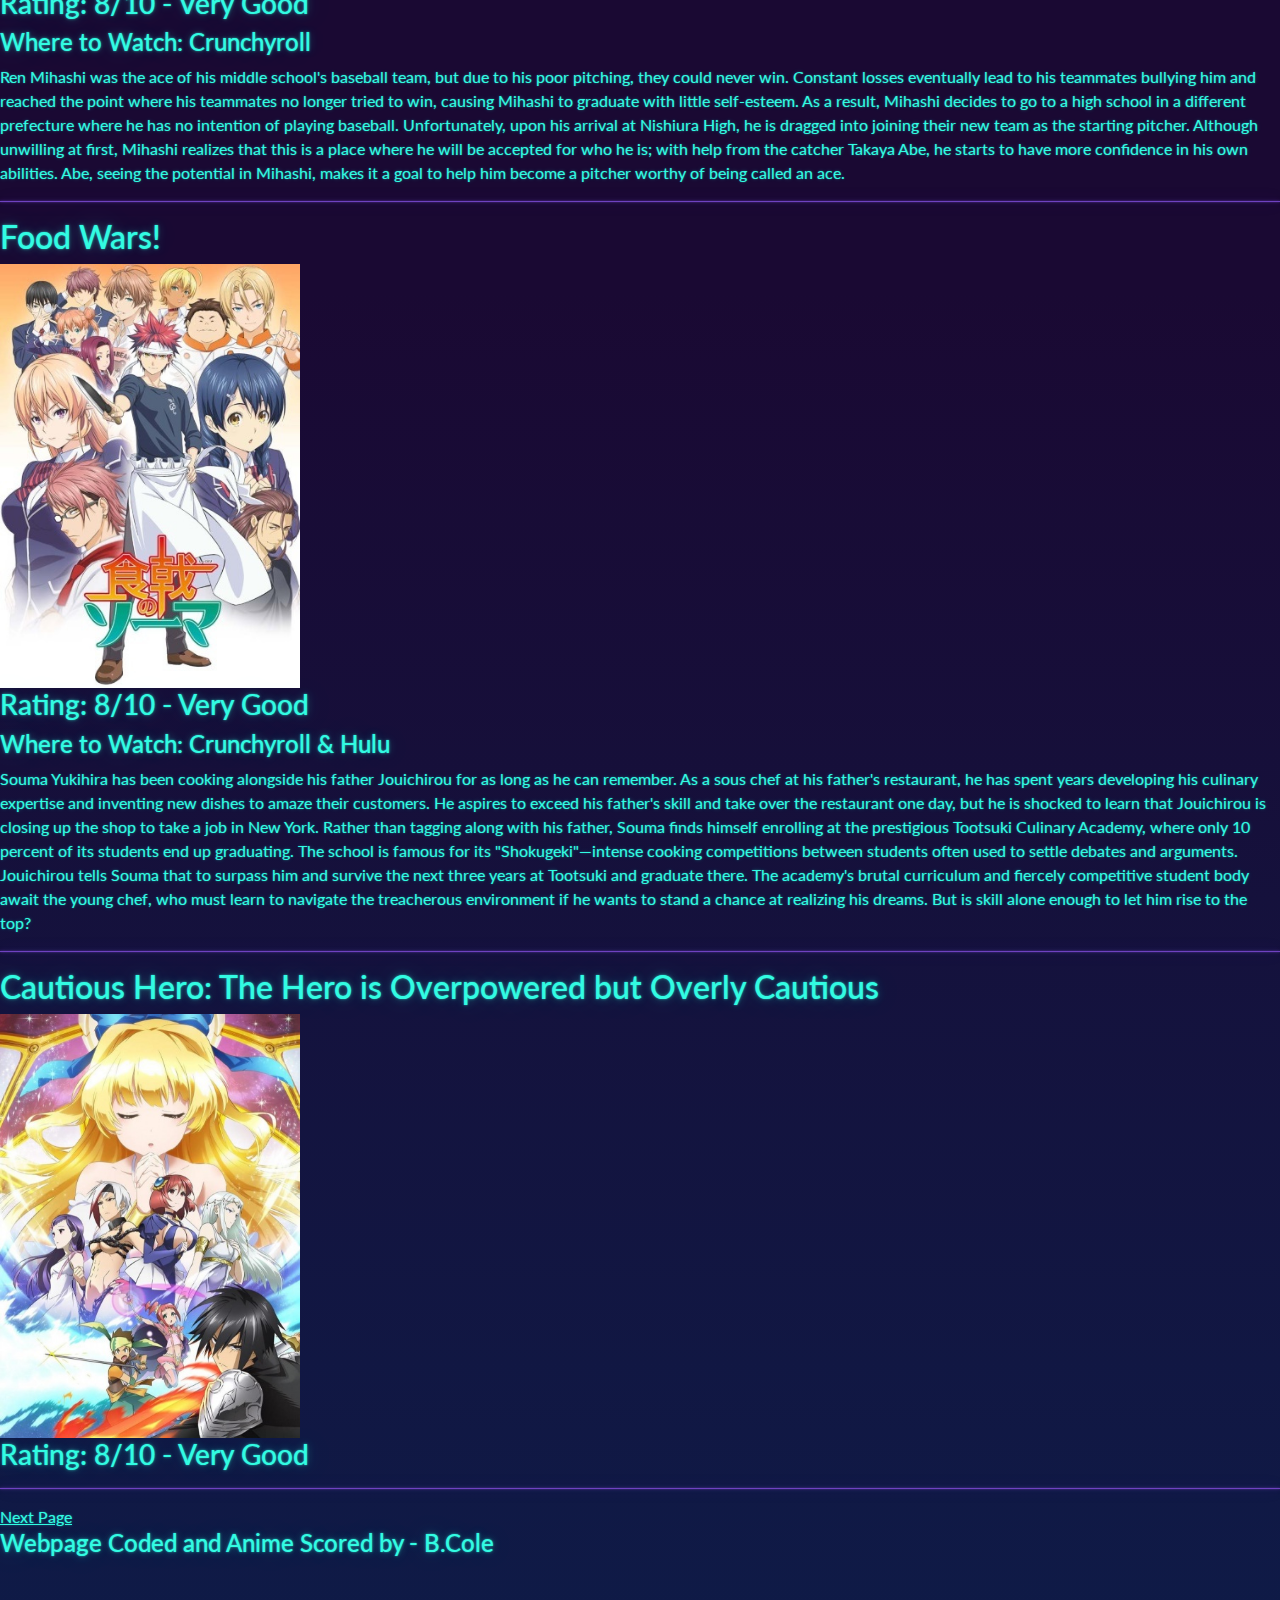
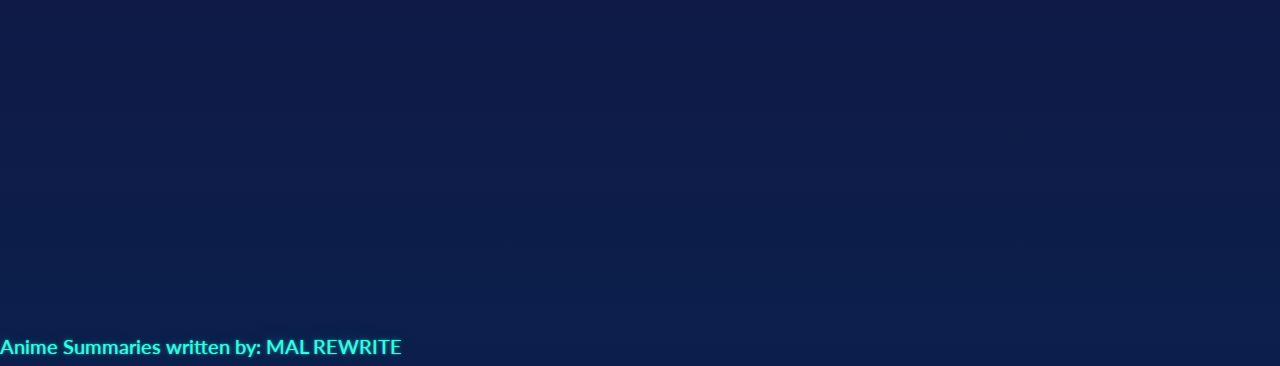
<file: index3.html>
<!DOCTYPE html>
<html>
    <head>
        <meta charset="utf-8">
        <meta http-equiv="X-UA-Compatible" content="IE=edge">
        <title></title>
        <meta name="description" content="">
        <meta name="viewport" content="width=device-width, initial-scale=1">
        <link rel="stylesheet" href="bootstrap.css">
    </head>
    <body>
        <h1 class="page-title">Anime to Watch - My Personal Recommendations</h1>
        <hr />
        <h2 class="anime-title">Kuroko's Basketball</h2>
        <div class="image">
            <img src="images/Kuroku basketball.jpeg">
        </div>
        <div class="text">
            <h3 class="rating">Rating: 8/10 - Very Good</h3>
            <h4 class="where">Where to Watch: Netflix, Crunchyroll, Amazon Prime</h4>
            <p class="animesum">For the last three years, Teikou Middle School has dominated the national basketball scene with its legendary lineup: the "Generation of Miracles." It consisted of five prodigies who excelled at the sport, but a "Phantom Sixth Man" lurked in the shadows and helped earn the team their revered status. Eventually, their monstrous growth jaded them from the sport they loved and made them go their separate ways in high school.

                In search of new members, the Seirin High School basketball team recruits Taiga Kagami and Tetsuya Kuroko, two freshmen who seem to have significant differences in abilities. Having returned recently from America, Kagami has both a natural aptitude and relentless love for the sport. Meanwhile, Kuroko lacks presence and exhibits no outstanding athletic talent. However, it is later revealed that he is Teikou's Phantom Sixth Man—the player once part of the Generation of Miracles.
                
                Kuroko wants to prove to the Seirin team that he is strong in his own way. Seeing his conviction, Kagami forms a dynamic partnership with Kuroko, the latter promising to support Kagami's "light" as his "shadow." Alongside their new Seirin teammates, they aim to conquer the upcoming Interhigh championship, but the reappearance of Kuroko's former teammates complicates their plan.
            </p>
        </div>
        <hr />
        <h2 class="anime-title">Summer Wars</h2>
        <div class="image">
            <img src="images/summer wars.jpeg">
        </div>
        <div class="text">
            <h3 class="rating">Rating: 8/10 - Very Good</h3>
            <h4 class="where">Where to Watch: Amazon Prime & Crunchyroll</h4>
            <p class="animesum">
                OZ, a virtual world connected to the internet, has become extremely popular worldwide as a spot for people to engage in a large variety of activities, such as playing sports or shopping, through avatars created and customized by the user. OZ also possesses a near impenetrable security due to its strong encryption, ensuring that any personal data transmitted through the networks will be kept safe in order to protect those who use it. Because of its convenient applications, the majority of society has become highly dependent on the simulated reality, even going as far as entrusting the system with bringing back the unmanned asteroid explorer, Arawashi.
                
                Kenji Koiso is a 17-year-old math genius and part-time OZ moderator who is invited by his crush Natsuki Shinohara on a summer trip. But unbeknownst to him, this adventure requires him to act as her fiancé. Shortly after arriving at Natsuki's family's estate, which is preparing for her great-grandmother's 90th birthday, he receives a strange, coded message on his cell phone from an unknown sender who challenges him to solve it. Kenji is able to crack the code, but little does he know that his math expertise has just put Earth in great danger.
            </p>
        </div>
        <hr />
        <h2 class="anime-title">Death Parade</h2>
        <div class="image">
            <img src="images/death parade.jpeg" width="300" height="400">
        </div>
        <div class="text">
            <h3 class="rating">Rating: 8/10 - Very Good</h3>
            <h4 class="where">Where to Watch: Crunchyroll, Hulu, Amazon Prime </h4>
            <p class="animesum">After death, either Heaven or Hell awaits most humans. But for a select few, death brings them to Quindecim—a bar where only pairs of people who die at the same time can enter. Attending the bar is an enigmatic figure known as Decim, who also acts as the arbiter. He passes judgment on those who wind up at Quindecim by challenging them to a life-threatening game. These games determine if the patron's soul will reincarnate into a new life, or be sent into the void, never to be seen again.

                From darts and bowling to fighting games, the true nature of each patron slowly comes to light as they wager their souls. Though his methods remain unchanged, the sudden appearance of a black-haired amnesiac causes Decim to reevaluate his own rulings.
            </p>
        </div>
        <hr />
        <h2 class="anime-title">Tokyo Ghoul</h2>
        <div class="image">
            <img src="images/Tokyo Ghoul.jpeg" width="300"> 
        </div>
        <div class="text">
            <h3 class="rating">Rating: 8/10 - Very Good</h3>
            <h4 class="where">Where to Watch: Crunchyroll, Hulu, Amazon Prime</h4>
            <p class="animesum">A sinister threat is invading Tokyo: flesh-eating "ghouls" who appear identical to humans and blend into their population. Reserved college student Ken Kaneki buries his nose in books and avoids the news of the growing crisis. However, the appearance of an attractive woman named Rize Kamishiro shatters his solitude when she forwardly asks him on a date.

                While walking Rize home, Kaneki discovers she isn't as kind as she first appeared, and she has led him on with sinister intent. After a tragic struggle, he later awakens in a hospital to learn his life was saved by transplanting the now deceased Rize's organs into his own body.
                
                Kaneki's body begins to change in horrifying ways, and he transforms into a human-ghoul hybrid. As he embarks on his new dreadful journey, Kaneki clings to his humanity in the evolving bloody conflict between society's new monsters and the government agents who hunt them.
            </p>
        </div>
        <hr />
        <h2 class="anime-title">High Score Girl</h2>
        <div class="image">
            <img src="images/High Score Girl.jpeg" width="300">
        </div>
        <div class="text">
            <h3 class="rating">Rating: 8/10 - Very Good</h3>
            <h4 class="where">Where to Watch: Netflix, </h4>
            <p class="animesum">The year is 1991, and arcade video games are the latest craze. Becoming a professional gamer is a far-fetched dream in an industry that has yet to spread its influence. Yet, that is the path sixth-grader Haruo Yaguchi wants to pursue. His aptitude for video games has earned him respect in local arcades and bestowed him with confidence and pride, both of which are shattered when fellow classmate Akira Oono easily defeats him in Street Fighter 2.

                Akira is rich, pretty, and smart—as close as can be to a perfect girl. But Haruo had never cared about these things as, despite his multiple shortcomings as a person, his supremacy in video games was, in his mind, undisputed. So, now that someone has appeared who can rival him, part of Haruo cannot help but loathe her. Another part, however, itches for somebody who can compete with him on equal terms, and Akira is more than capable.
            </p>
        </div>
        <hr /> 
        <h2 class="anime-title">Afro Samurai</h2>
        <div class="image">
            <img src="images/Afro Samurai.jpeg" width="300">
        </div>
        <div class="text">
            <h3 class="rating">Rating: 8/10 - Very Good</h3>
            <h4 class="where">Where to Watch: Crunchyroll, Tubi, Amazon Prime, Hulu </h4>
            <p class="animesum">When he was a young boy, Afro witnessed his father be cut down in a duel at the hands of a man known only as Justice. After taking the life of Afro's father, Justice cast aside his Number Two headband and took the Number One to claim its godly powers as his own.

                Years later, having obtained the Number Two headband which grants him the right to challenge the Number One, Afro moves forward in his hunt for revenge on the man who murdered his father. There is just one thing that stands in his way—everyone else in the world! Though the Number One can only be challenged by the Number Two, the Number Two can be challenged by anyone. As his enemies gather to try and take the title of Number Two, Afro must fight through a myriad of foes and obstacles if he hopes to reach the Number One and claim vengeance once and for all.
            </p>
        </div>
        <hr />
        <h2 class="anime-title">Black Lagoon</h2>
        <div class="image">
            <img src="images/Black Lagoon.jpeg" width="300">
        </div>
        <div class="text">
            <h3 class="rating">Rating: 8/10 - Very Good</h3>
            <h4 class="where">Where to Watch: Crunchyroll & Hulu</h4>
            <p class="animesum">Salaryman Rokurou Okajima spends his days trying to climb his company's corporate ladder, until one day when a business negotiation in Thailand goes awry. During the botched deal, he falls hostage to the Lagoon Company—a band of ruthless pirate mercenaries. Left to the whims of his captors after his managers refuse to pay his ransom, Rokurou does the unthinkable: instead of begging for his life, he joins the very crew who kidnapped him.

                Now a member of the group, Rokurou must adjust to his new residence in the dissolute hellscape known as Roanapur, a city where corruption and crime run rampant, and even the smallest slipup could cost him his life. If not for one of the many crime syndicates on the island, Rokurou also constantly finds himself at odds with his brash, gunslinging colleague, Revy.
                
                As Rokurou struggles to abandon his past—and with more than just the profits from the Lagoon Company's illegal trading on the line—he must quickly find the resolve to make tough decisions in high-stress situations while keeping his humanity intact.
            </p>
        </div>
        <hr />
        <h2 class="anime-title">Gad Guard</h2>
        <div class="image">
            <img src="images/Gad Guard.jpeg" width="300">
        </div>
        <div class="text">
            <h3 class="rating">Rating: 8/10 - Very Good</h3>
            <h4 class="where">Where to Watch: Crunchyroll</h4>
            <p class="animesum">Several hundred years in the future, the resources of the Earth runs out, and the progression of the human race has stagnated. The world is now divided into "Units." A boy named Hajiki Sanada lives with his mother and sister in Unit 74, in a place called "Night Town," in which all electricity is shut down at midnight. The key in this story is an object called the GAD. GADs have the ability to reconstruct materials while reacting to feelings of an organic life. The size and shape of the resulting product seem to be different depending on the kinds of feelings that the life possesses. When Hajiki comes in contact with one by accident, it transforms into a huge robot—a Tekkoudo, or "Iron Giant"—which Hajiki names Lightning. And soon he realizes that he isn't the only one with a Tekkoudo, and must find out how to deal with those others who he feels are the "same" as himself.

            </p>
        </div>
        <hr />
        <h2 class="anime-title">Big Windup!</h2>
        <div class="image">
            <img src="images/big windup.jpeg" width="280">
        </div>
        <div class="text">
            <h3 class="rating">Rating: 8/10 - Very Good</h3>
            <h4 class="where">Where to Watch: Crunchyroll</h4>
            <p class="animesum">Ren Mihashi was the ace of his middle school's baseball team, but due to his poor pitching, they could never win. Constant losses eventually lead to his teammates bullying him and reached the point where his teammates no longer tried to win, causing Mihashi to graduate with little self-esteem. As a result, Mihashi decides to go to a high school in a different prefecture where he has no intention of playing baseball. Unfortunately, upon his arrival at Nishiura High, he is dragged into joining their new team as the starting pitcher.

                Although unwilling at first, Mihashi realizes that this is a place where he will be accepted for who he is; with help from the catcher Takaya Abe, he starts to have more confidence in his own abilities. Abe, seeing the potential in Mihashi, makes it a goal to help him become a pitcher worthy of being called an ace.
            </p>
        </div>
        <hr />
        <h2 class="anime-title">Food Wars!</h2>
        <div class="image">
            <img src="images/food wars.jpeg" width="300">
        </div>
        <div class="text">
            <h3 class="rating">Rating: 8/10 - Very Good</h3>
            <h4 class="where">Where to Watch: Crunchyroll & Hulu</h4>
            <p class="animesum">Souma Yukihira has been cooking alongside his father Jouichirou for as long as he can remember. As a sous chef at his father's restaurant, he has spent years developing his culinary expertise and inventing new dishes to amaze their customers. He aspires to exceed his father's skill and take over the restaurant one day, but he is shocked to learn that Jouichirou is closing up the shop to take a job in New York.

                Rather than tagging along with his father, Souma finds himself enrolling at the prestigious Tootsuki Culinary Academy, where only 10 percent of its students end up graduating. The school is famous for its "Shokugeki"—intense cooking competitions between students often used to settle debates and arguments. Jouichirou tells Souma that to surpass him and survive the next three years at Tootsuki and graduate there.
                
                The academy's brutal curriculum and fiercely competitive student body await the young chef, who must learn to navigate the treacherous environment if he wants to stand a chance at realizing his dreams. But is skill alone enough to let him rise to the top?
            </p>
        </div>
        <hr />
        <h2 class="anime-title">Cautious Hero: The Hero is Overpowered but Overly Cautious</h2>
        <div class="image">
            <img src="images/Overpowered.jpeg" width="300">
        </div>
        <div class="text">
            <h3 class="rating">Rating: 8/10 - Very Good</h3>
        </div>
    </body>
    <hr />
    <footer>
        <a href="index4.html">Next Page</a>
        <h4 class="where">Webpage Coded and Anime Scored by - B.Cole</h4>
        <iframe src="https://giphy.com/embed/vTiSJ7cFoweoo" width="400" height="346" frameBorder="0" class="giphy-embed" allowFullScreen></iframe><p><a href="https://giphy.com/gifs/yu-hakusho-hiei-vTiSJ7cFoweoo"></a></p>
        <h5 class="where">Anime Summaries written by: MAL REWRITE</h5>
    </footer>
</html>
</file>
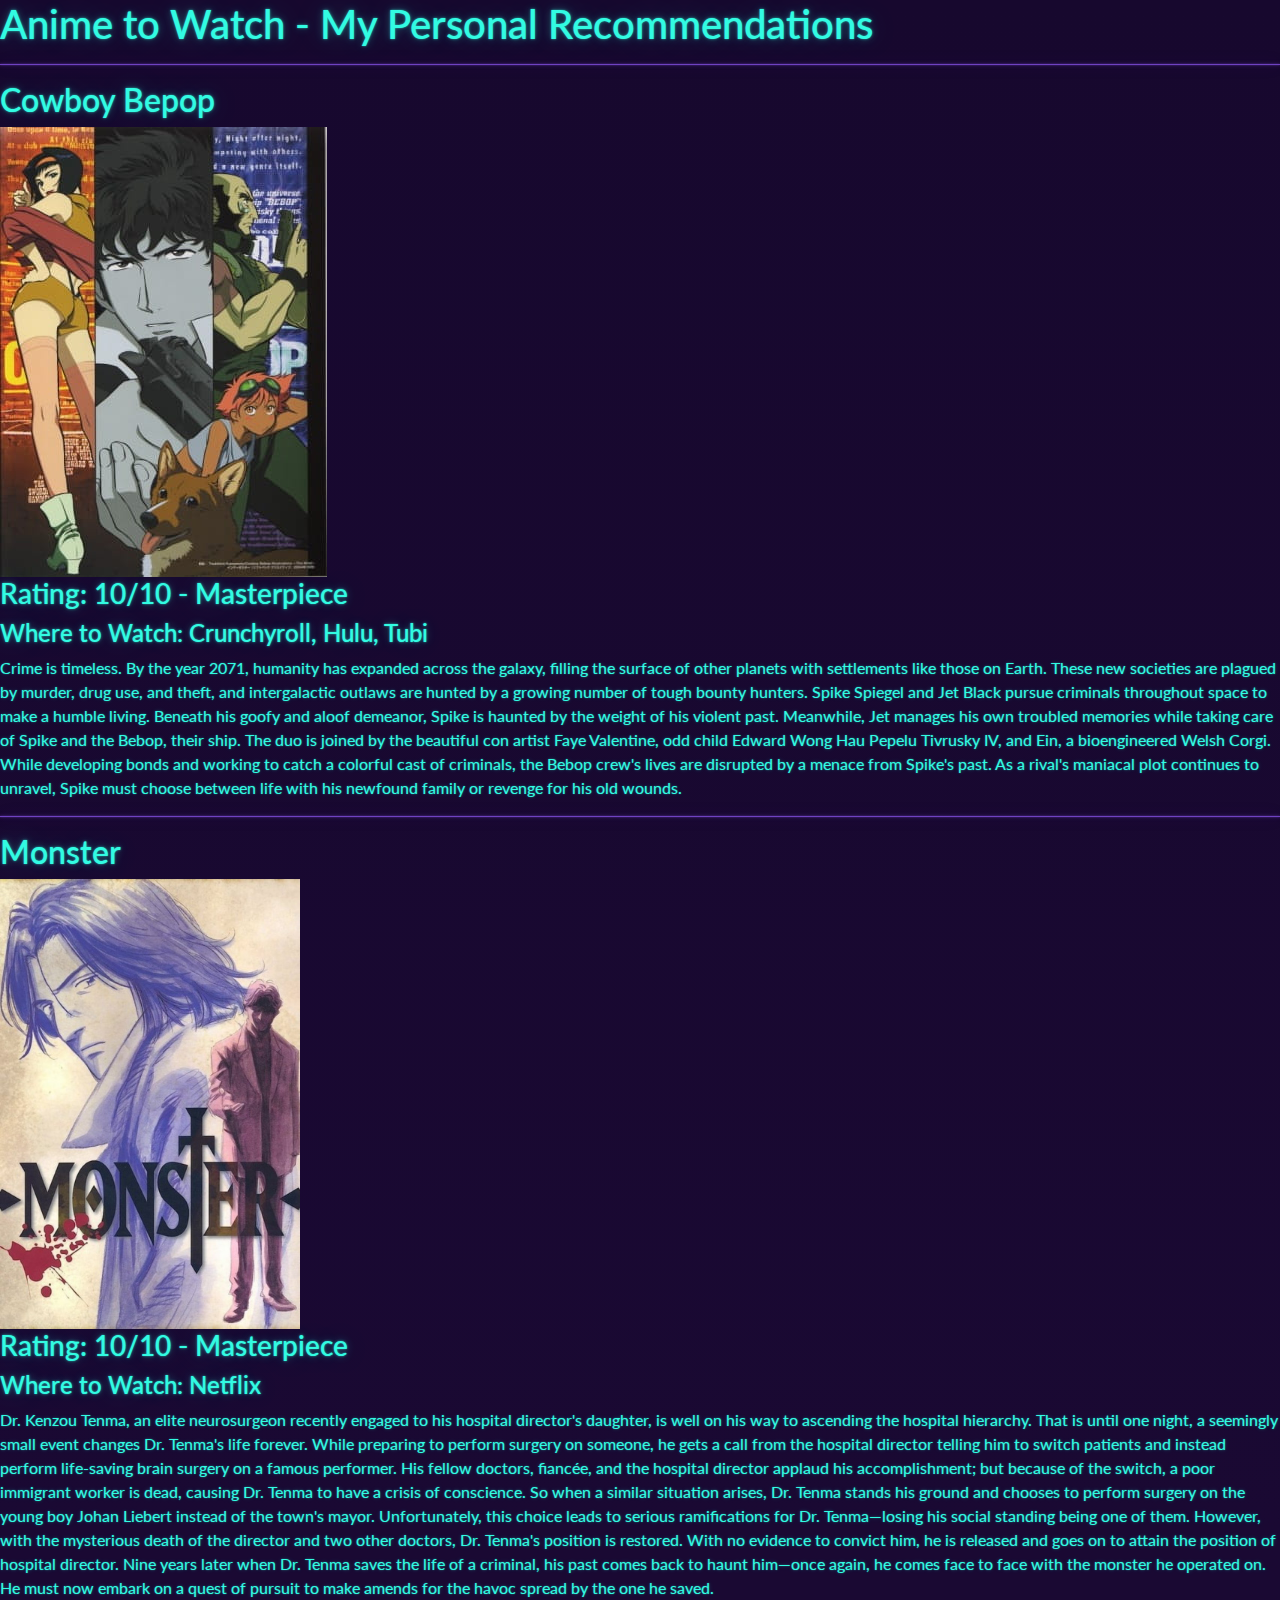
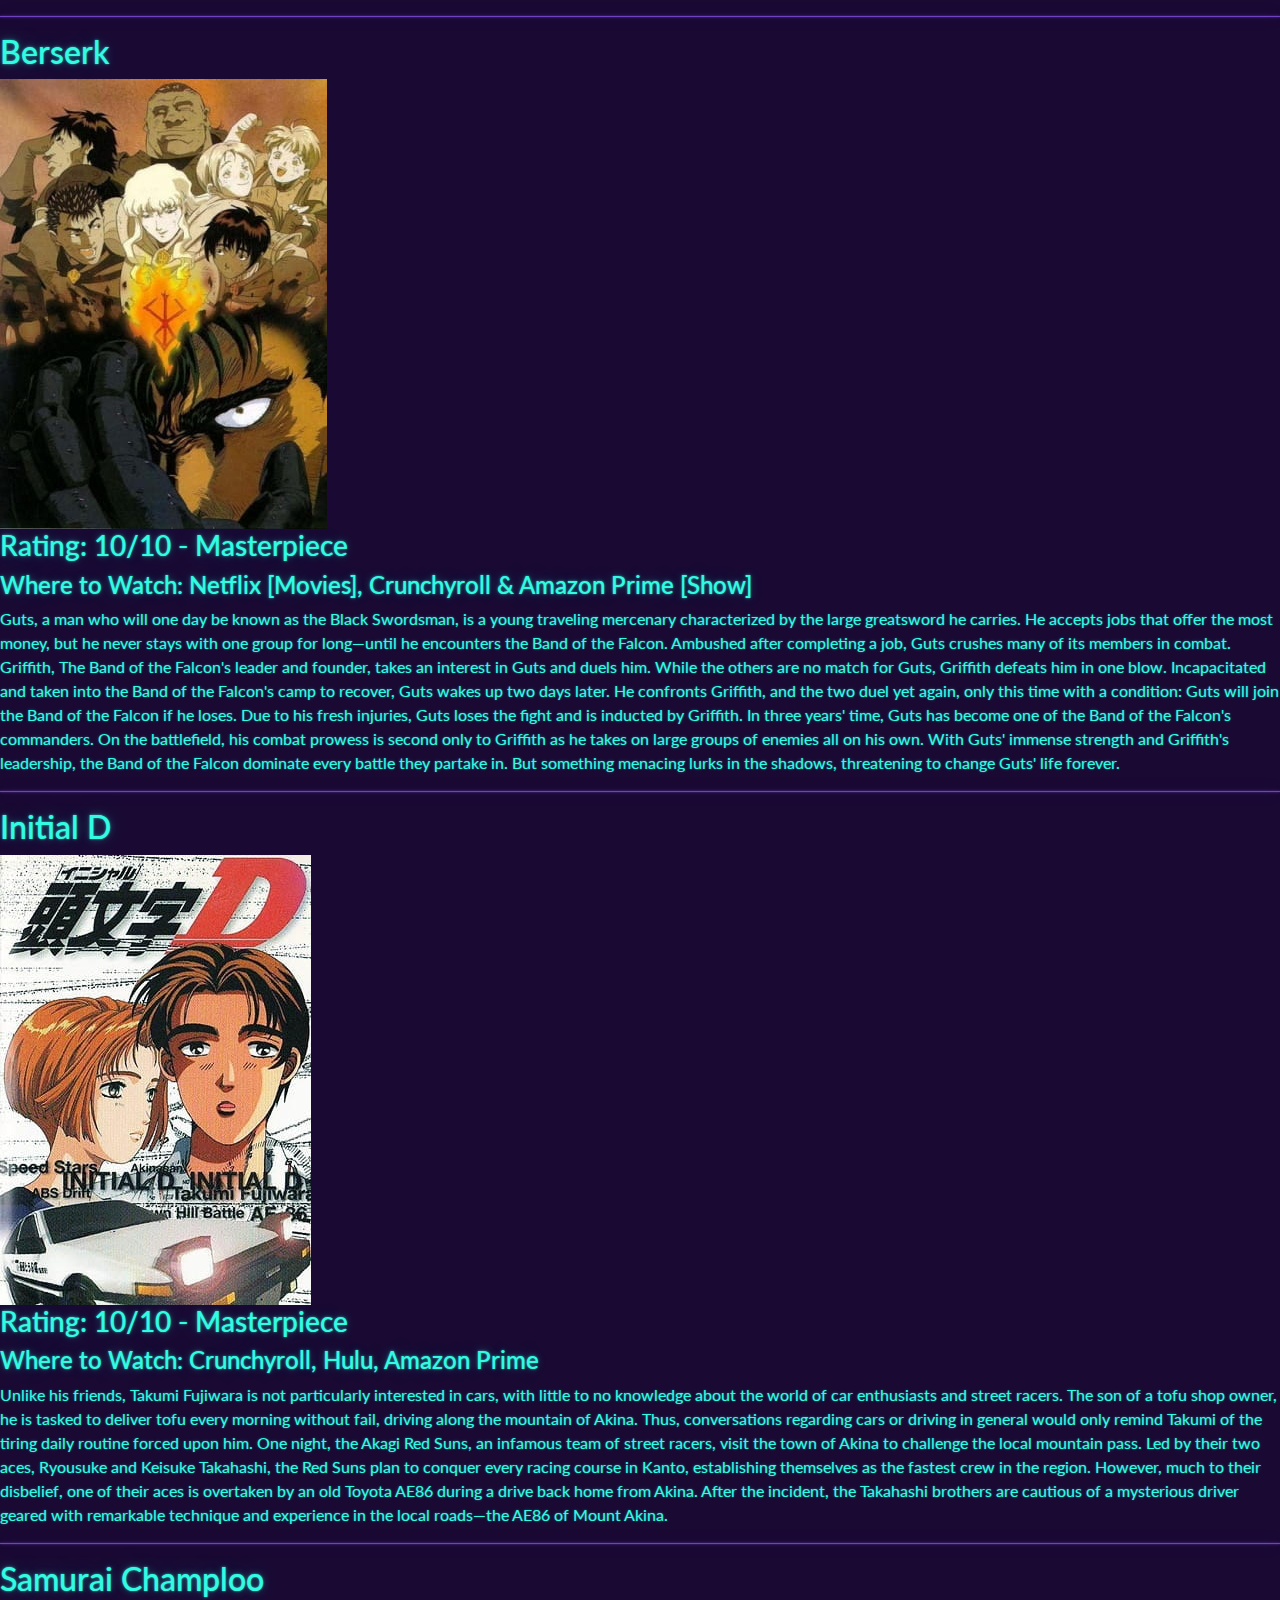
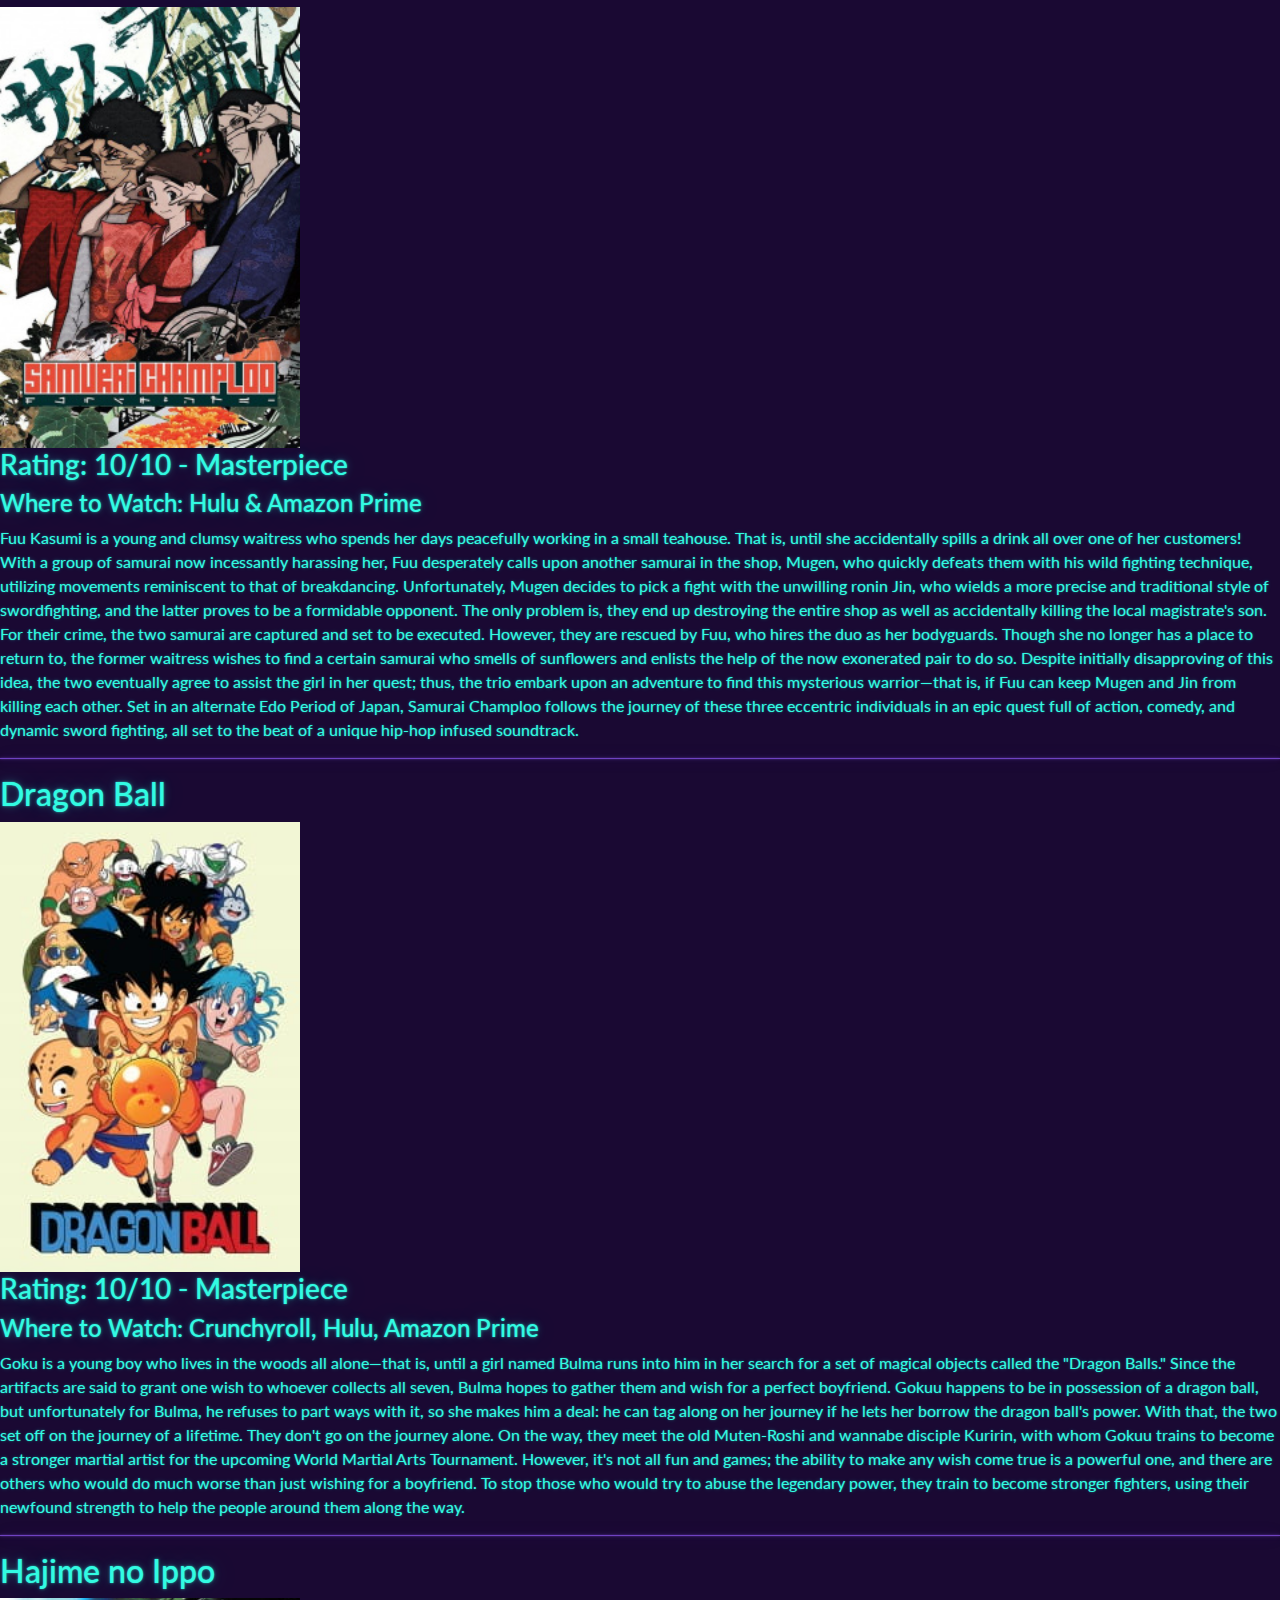
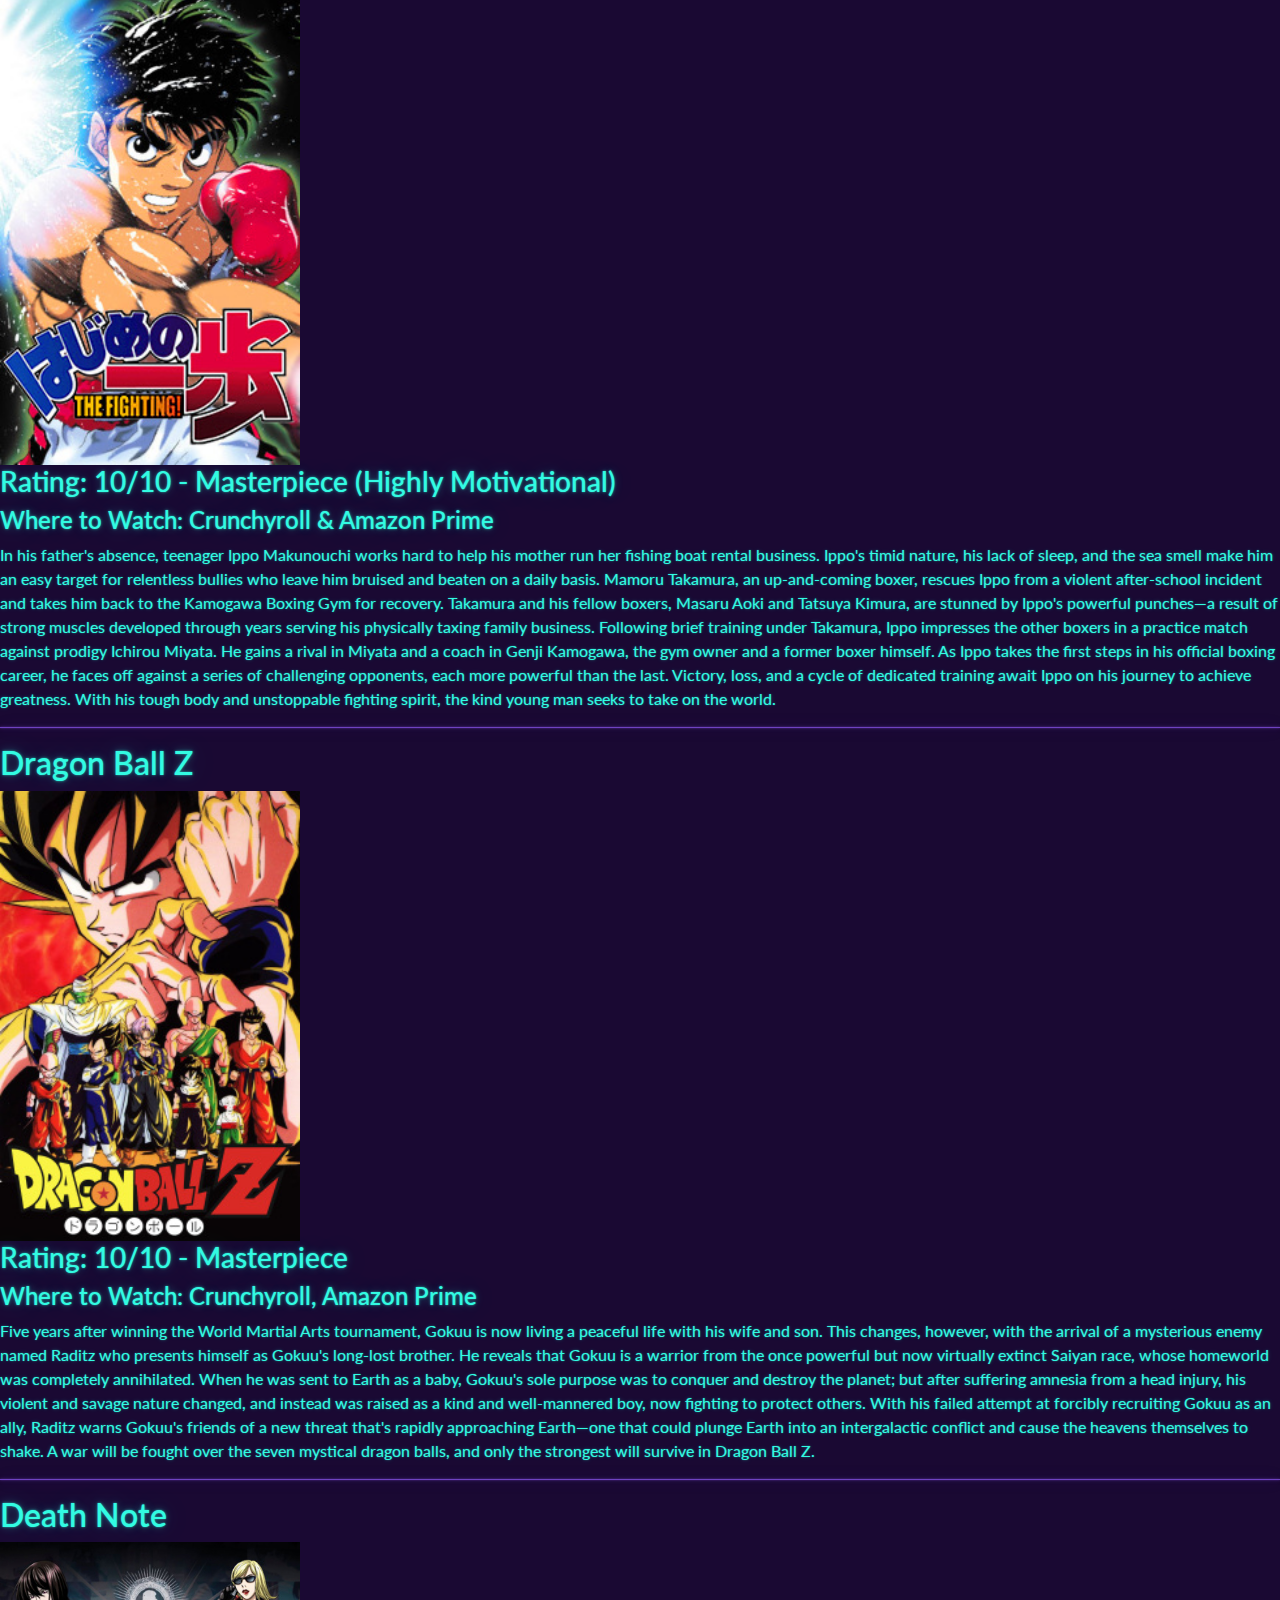
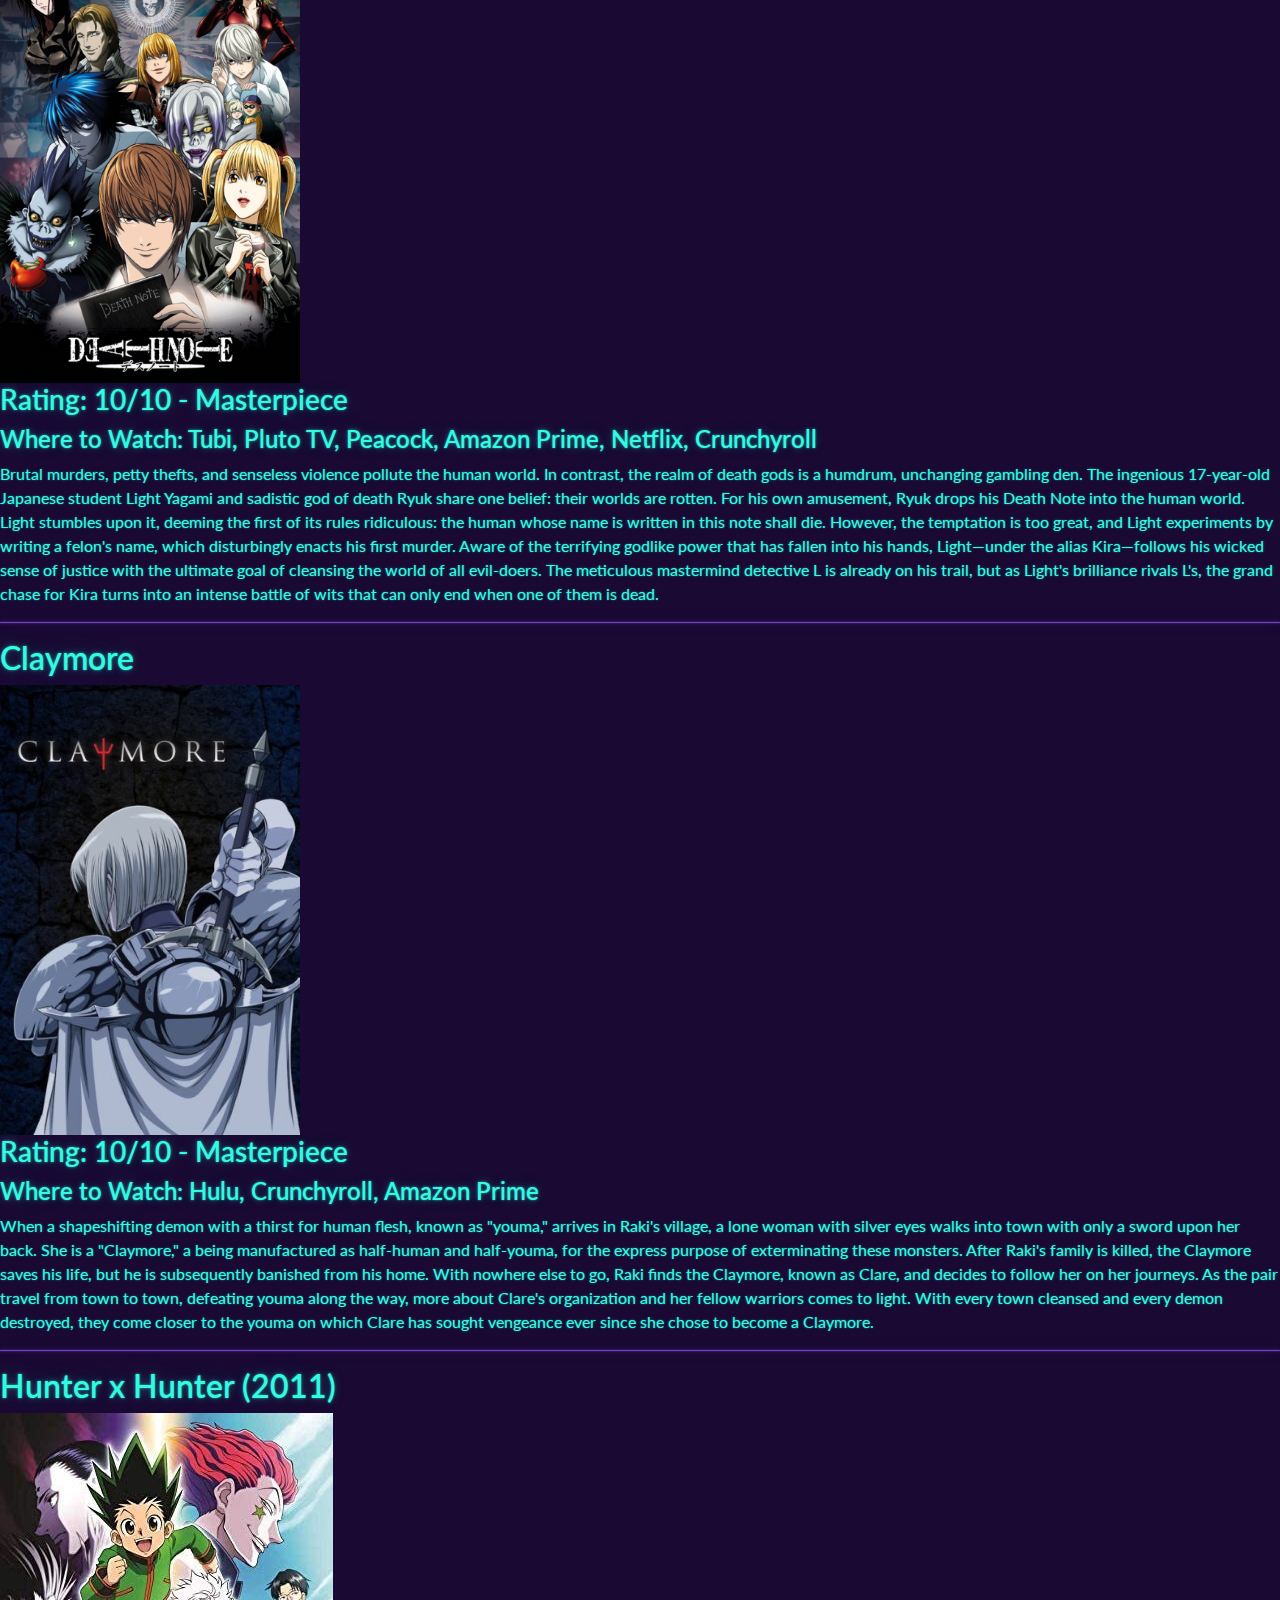
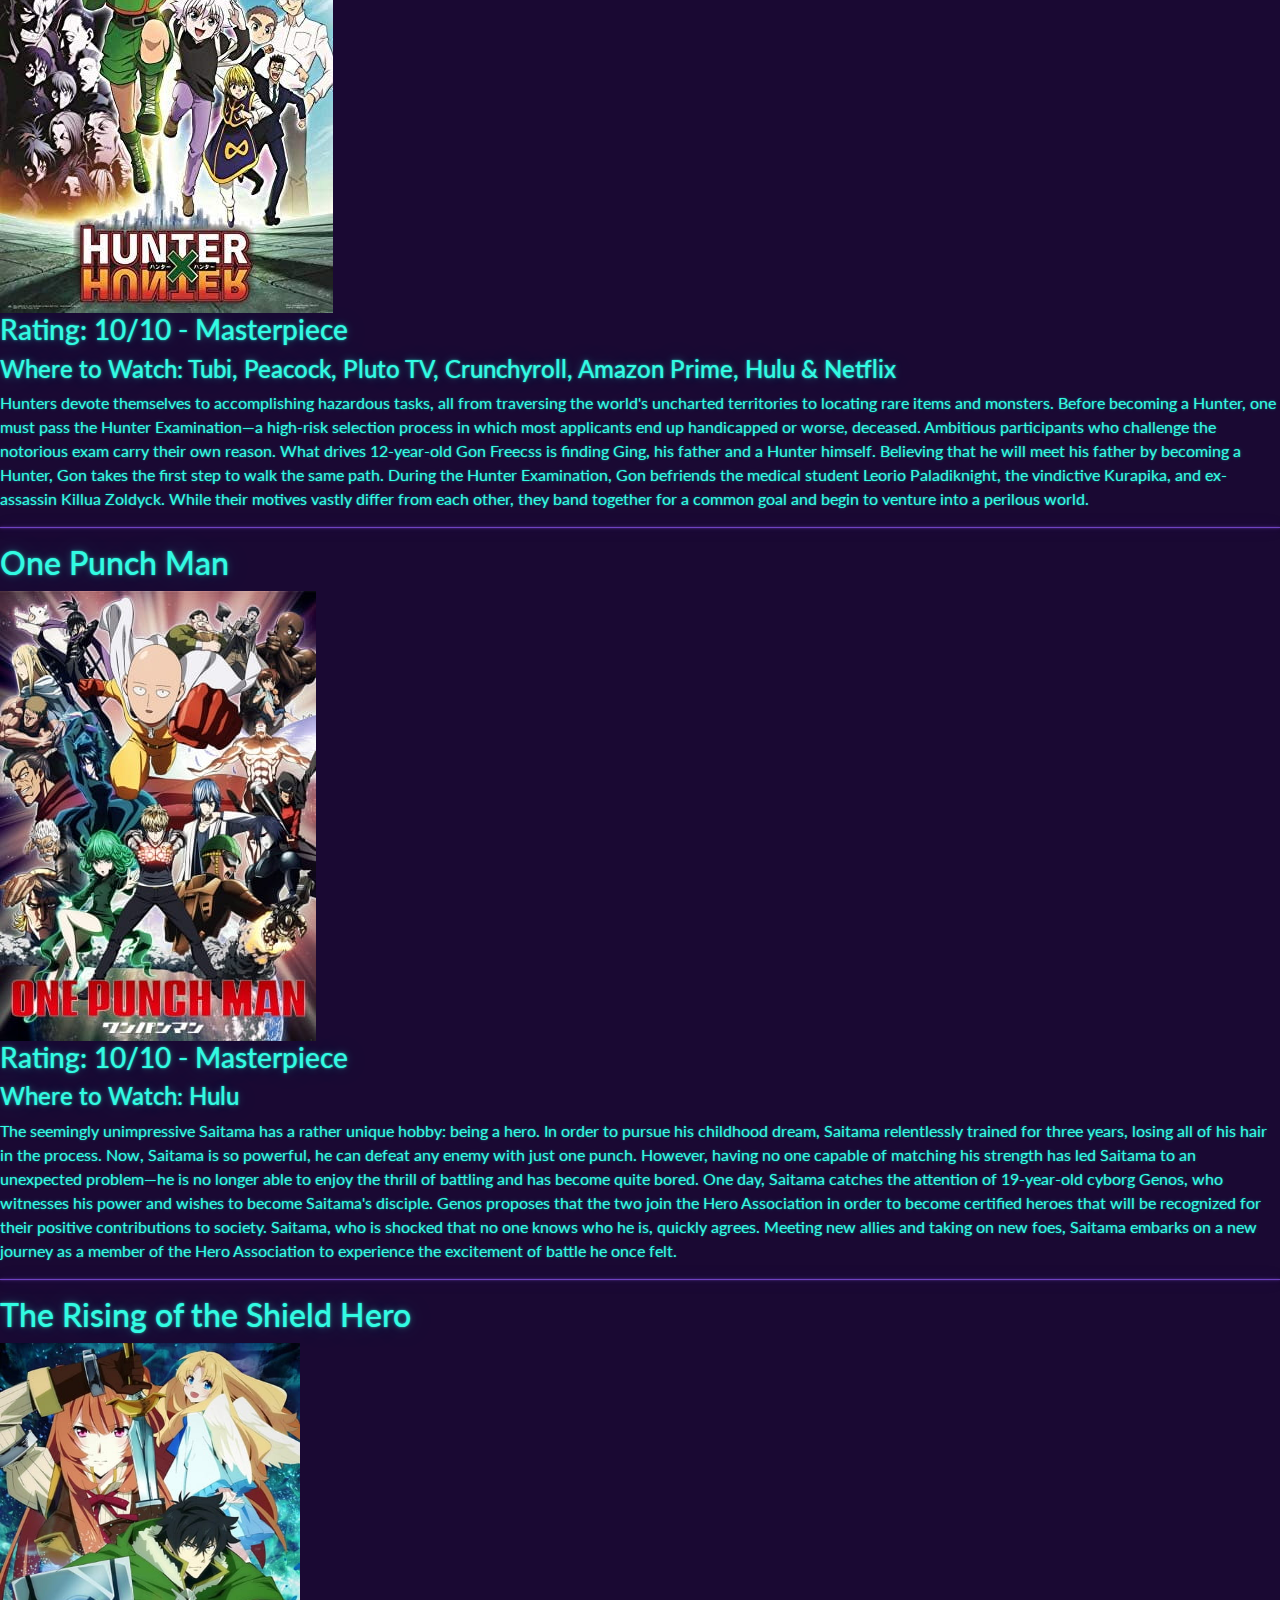
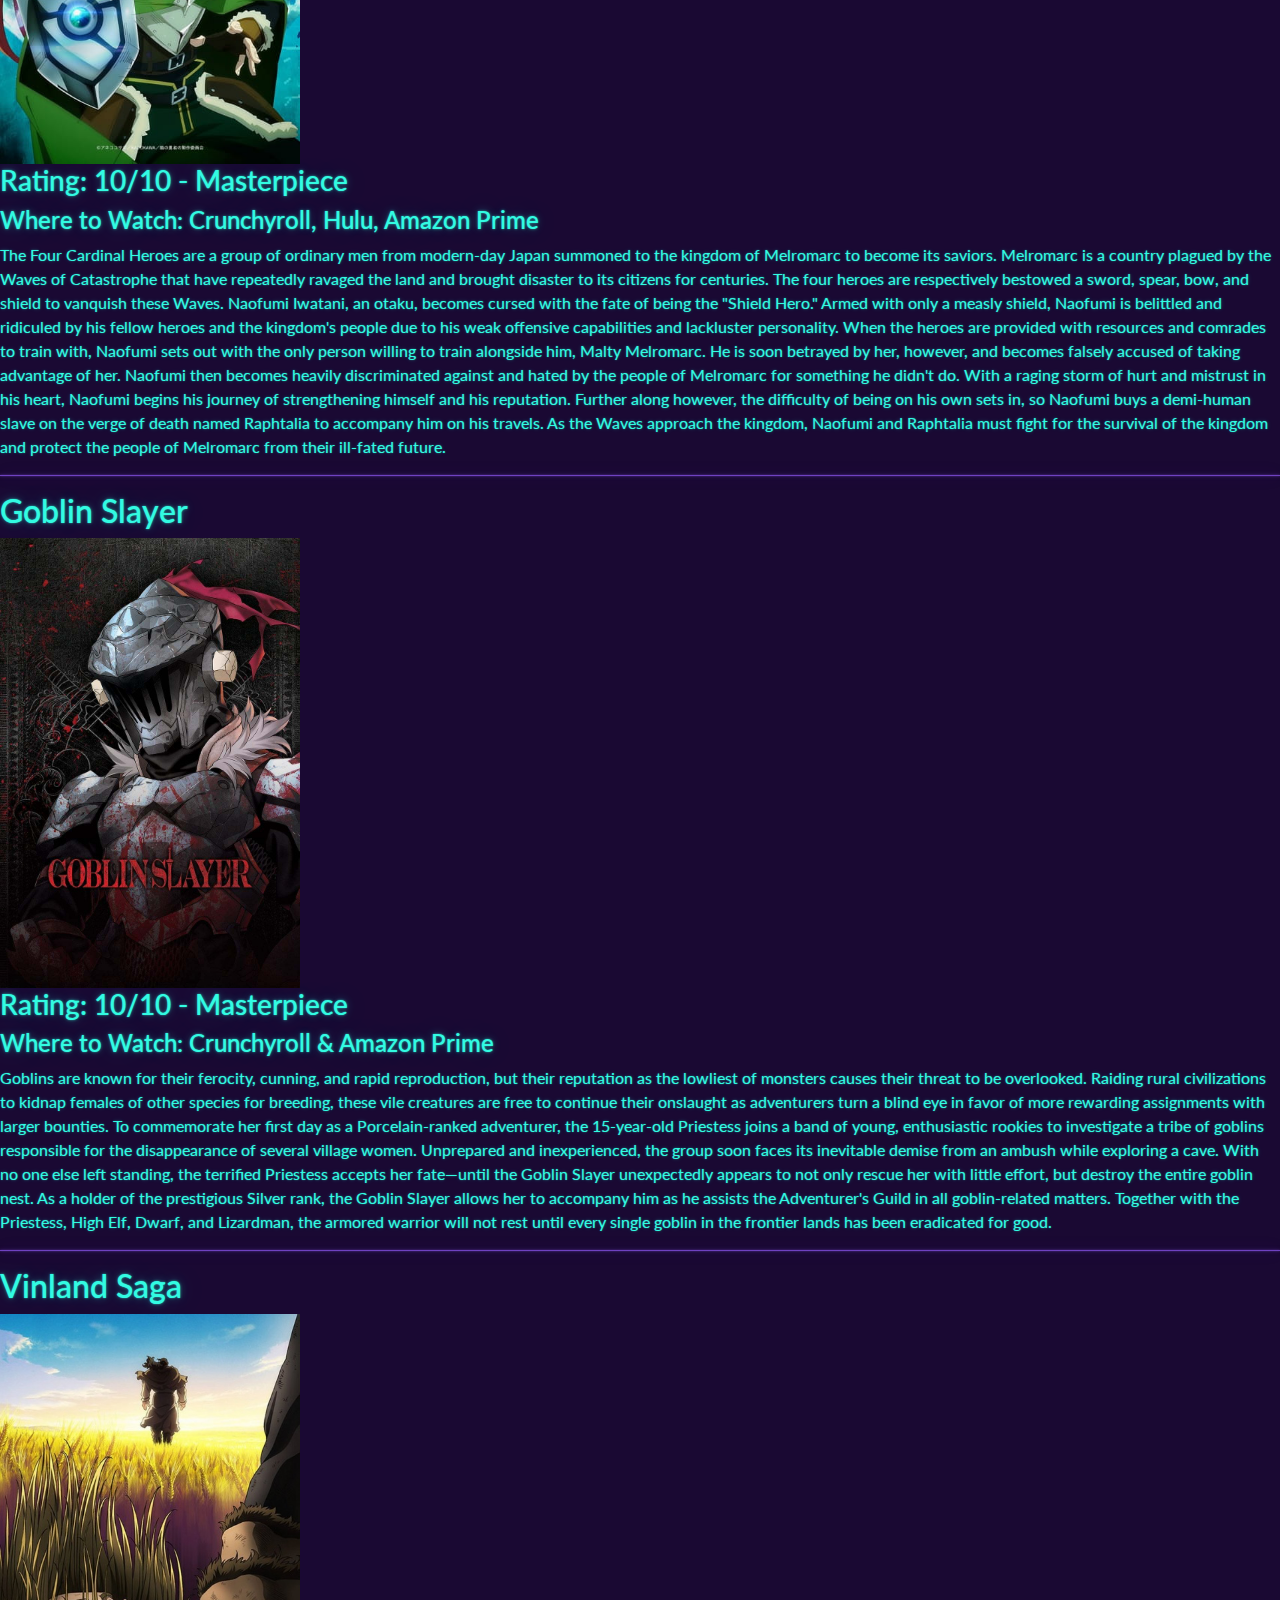
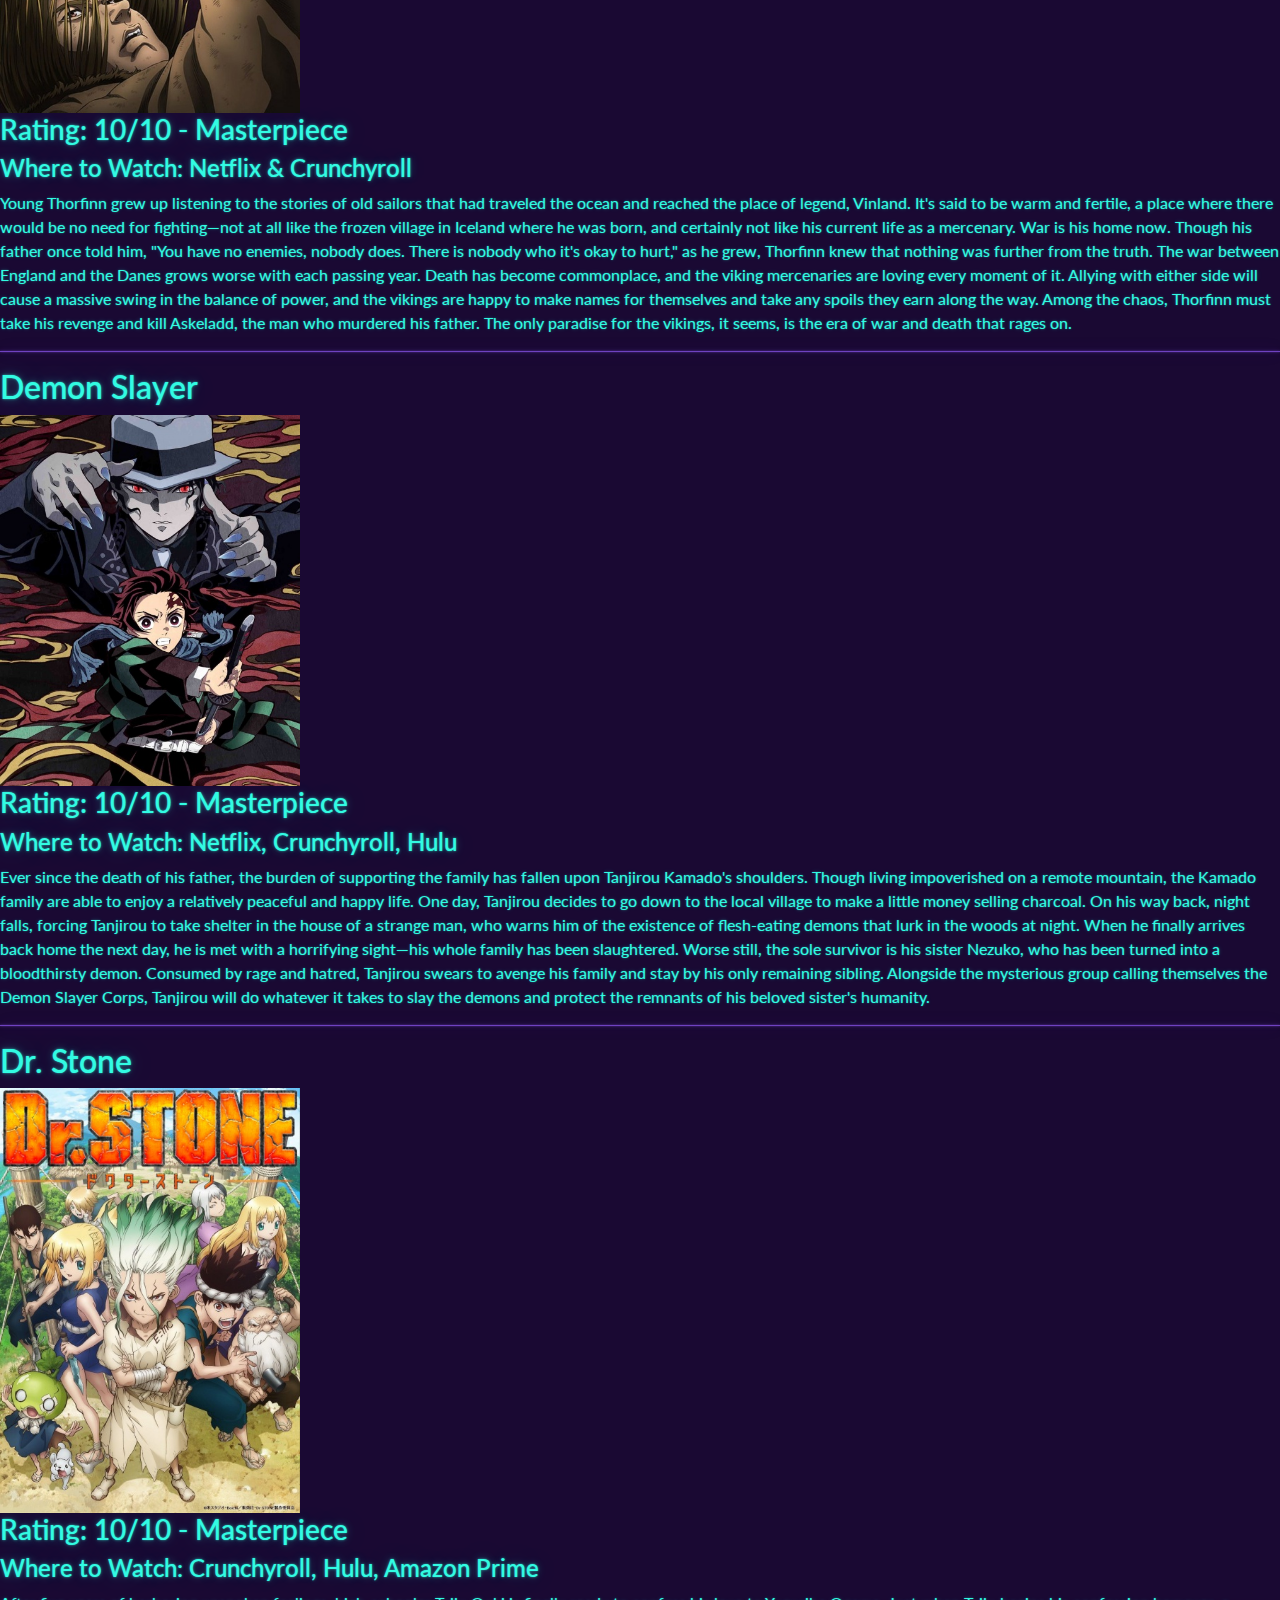
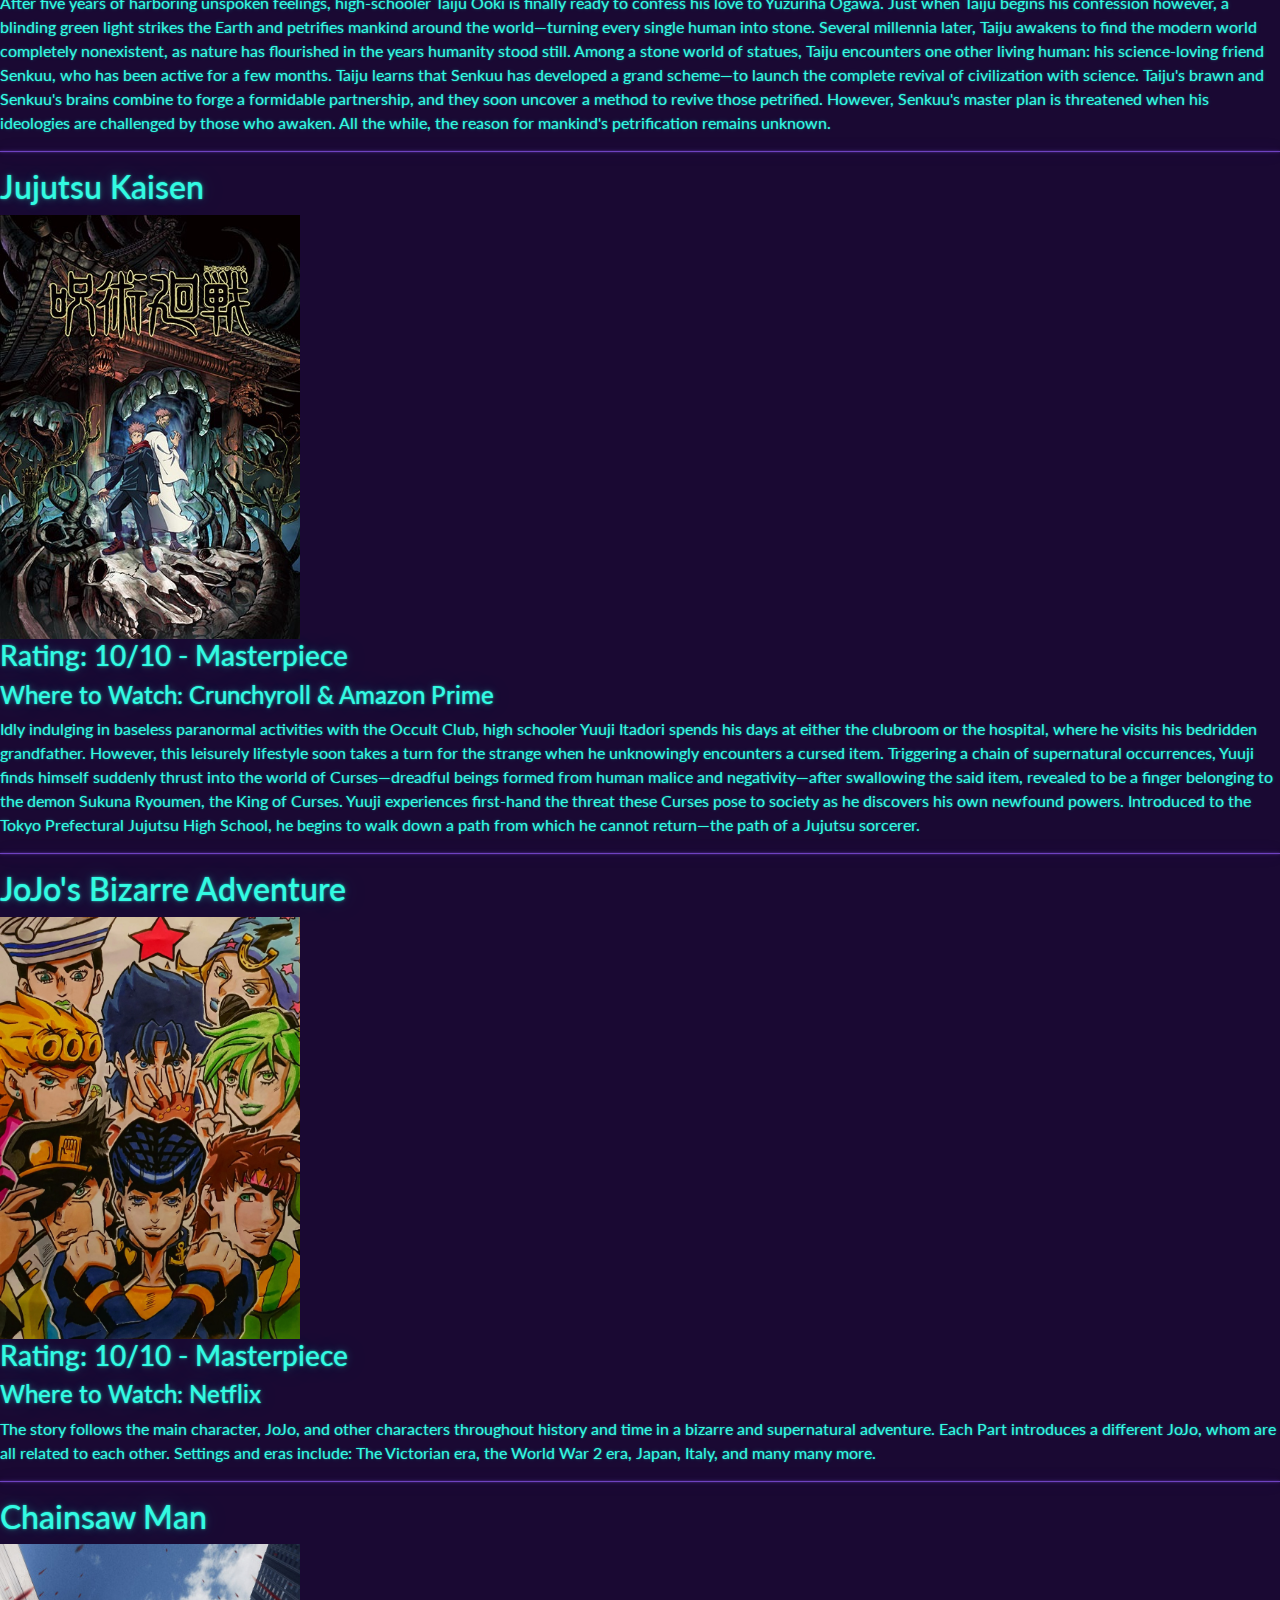
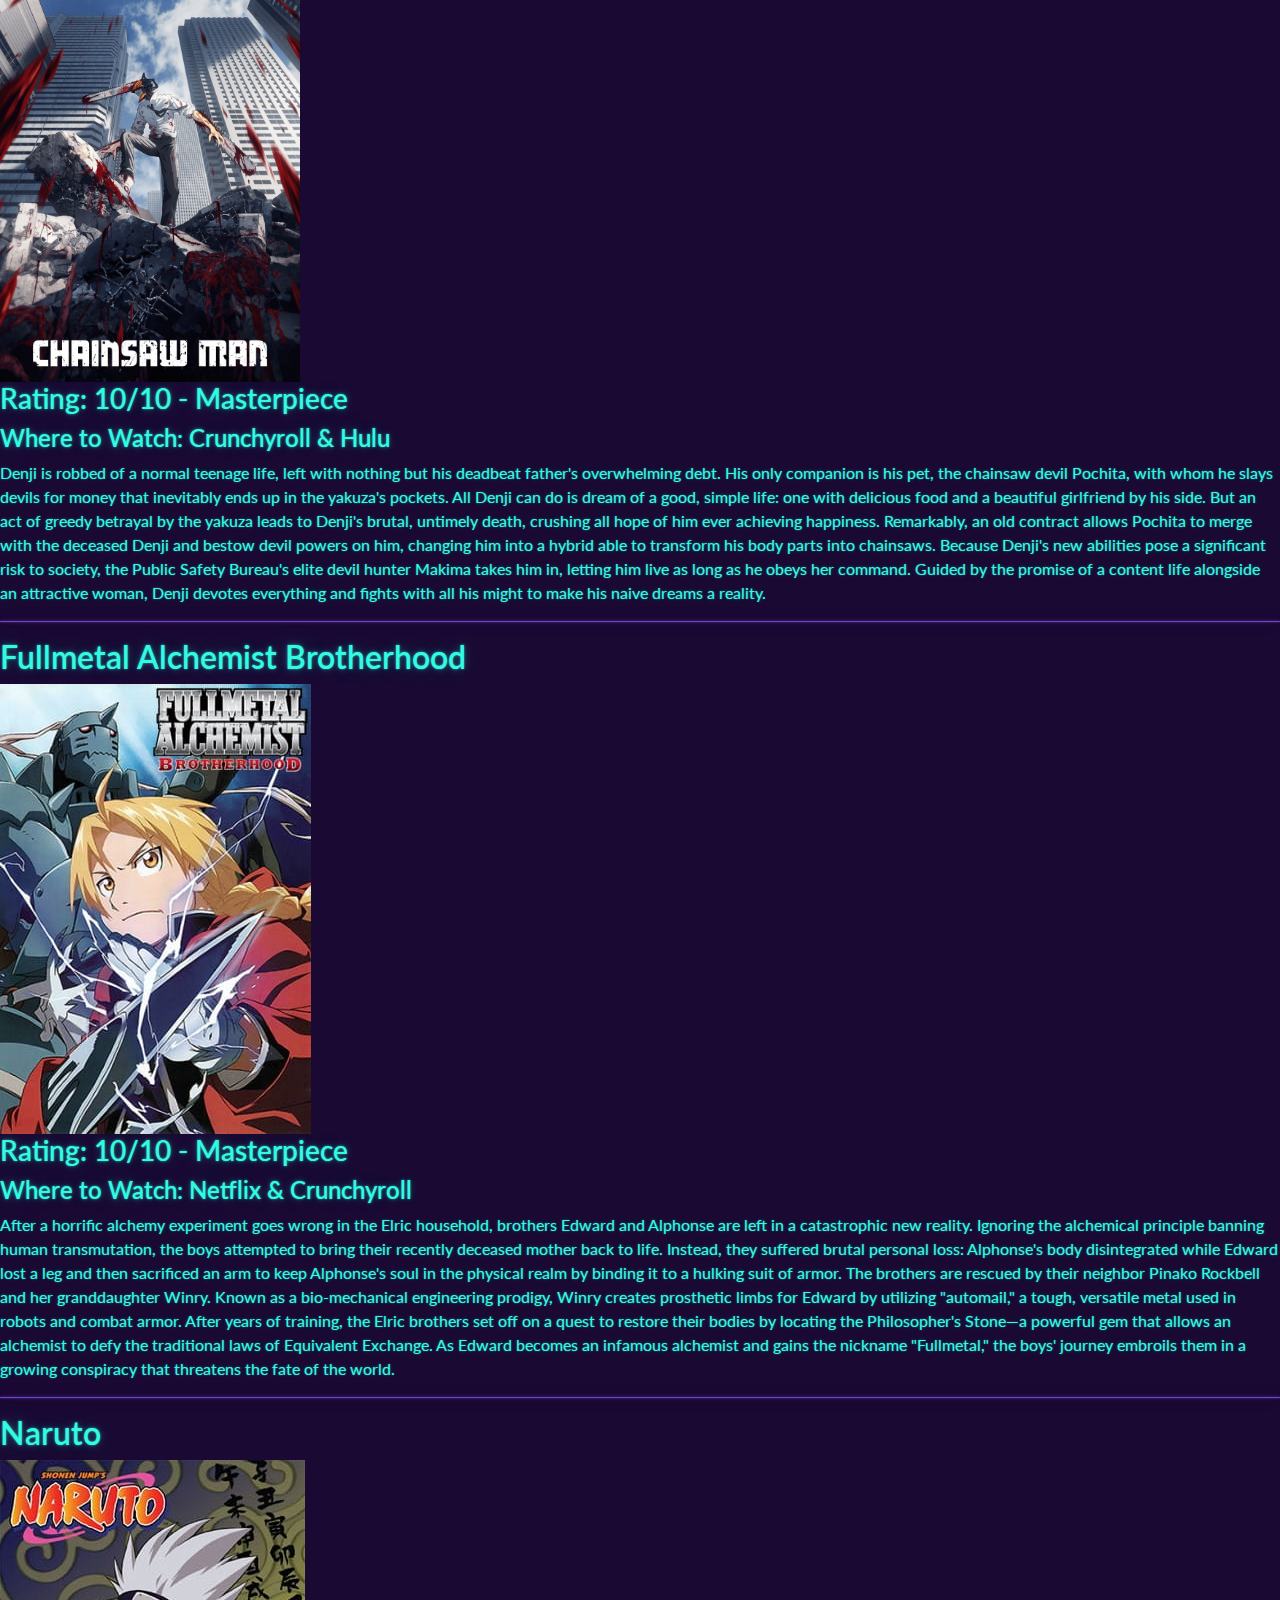
<file: indexc.html>
<!DOCTYPE html>
<html>
    <head>
        <meta charset="utf-8">
        <meta http-equiv="X-UA-Compatible" content="IE=edge">
        <title>Anime to Watch</title>
        <link rel="stylesheet" href="bootstrap.css">
    </head>
    <body>
        <h1 class="page-title">Anime to Watch - My Personal Recommendations</h1>
        <hr />
        <div class="container">
        </div>
        <h2 class="anime-title">Cowboy Bepop</h2>
        <div class="image">
            <img src="images/Cowboy Bepop.jpeg">
        </div>
        <div class="text">
            <h3 class="rating">Rating: 10/10 - Masterpiece</h3>
            <h4 class="where">Where to Watch: Crunchyroll, Hulu, Tubi</h4>
            <p class="animesum">Crime is timeless. By the year 2071, humanity has expanded across the galaxy, filling the surface of other planets with settlements like those on Earth. These new societies are plagued by murder, drug use, and theft, and intergalactic outlaws are hunted by a growing number of tough bounty hunters.

                Spike Spiegel and Jet Black pursue criminals throughout space to make a humble living. Beneath his goofy and aloof demeanor, Spike is haunted by the weight of his violent past. Meanwhile, Jet manages his own troubled memories while taking care of Spike and the Bebop, their ship. The duo is joined by the beautiful con artist Faye Valentine, odd child Edward Wong Hau Pepelu Tivrusky IV, and Ein, a bioengineered Welsh Corgi.
                
                While developing bonds and working to catch a colorful cast of criminals, the Bebop crew's lives are disrupted by a menace from Spike's past. As a rival's maniacal plot continues to unravel, Spike must choose between life with his newfound family or revenge for his old wounds.</p>
        </div>
       <div class="container">
        </div>
        <hr />
        <h2 class="anime-title">Monster</h2>
        <div class="image">
            <img src="images/Monster.jpeg" width="300">
        </div>
        <div class="text">
            <h3 class="rating">Rating: 10/10 - Masterpiece</h3>
            <h4 class="where">Where to Watch: Netflix</h4>
            <p class="animesum">Dr. Kenzou Tenma, an elite neurosurgeon recently engaged to his hospital director's daughter, is well on his way to ascending the hospital hierarchy. That is until one night, a seemingly small event changes Dr. Tenma's life forever. While preparing to perform surgery on someone, he gets a call from the hospital director telling him to switch patients and instead perform life-saving brain surgery on a famous performer. His fellow doctors, fiancée, and the hospital director applaud his accomplishment; but because of the switch, a poor immigrant worker is dead, causing Dr. Tenma to have a crisis of conscience.

                So when a similar situation arises, Dr. Tenma stands his ground and chooses to perform surgery on the young boy Johan Liebert instead of the town's mayor. Unfortunately, this choice leads to serious ramifications for Dr. Tenma—losing his social standing being one of them. However, with the mysterious death of the director and two other doctors, Dr. Tenma's position is restored. With no evidence to convict him, he is released and goes on to attain the position of hospital director.
                
                Nine years later when Dr. Tenma saves the life of a criminal, his past comes back to haunt him—once again, he comes face to face with the monster he operated on. He must now embark on a quest of pursuit to make amends for the havoc spread by the one he saved.</p>
        </div>
        <hr />
       <h2 class="anime-title">Berserk</h2>
       <div class="image">
        <img src="images/Berserk.jpeg">
       </div>
        <div class="text">
            <h3 class="rating">Rating: 10/10 - Masterpiece</h3>
            <h4 class="where">Where to Watch: Netflix [Movies], Crunchyroll & Amazon Prime [Show]</h4>
            <p class="animesum">Guts, a man who will one day be known as the Black Swordsman, is a young traveling mercenary characterized by the large greatsword he carries. He accepts jobs that offer the most money, but he never stays with one group for long—until he encounters the Band of the Falcon. Ambushed after completing a job, Guts crushes many of its members in combat. Griffith, The Band of the Falcon's leader and founder, takes an interest in Guts and duels him. While the others are no match for Guts, Griffith defeats him in one blow.

                Incapacitated and taken into the Band of the Falcon's camp to recover, Guts wakes up two days later. He confronts Griffith, and the two duel yet again, only this time with a condition: Guts will join the Band of the Falcon if he loses. Due to his fresh injuries, Guts loses the fight and is inducted by Griffith.
                
                In three years' time, Guts has become one of the Band of the Falcon's commanders. On the battlefield, his combat prowess is second only to Griffith as he takes on large groups of enemies all on his own. With Guts' immense strength and Griffith's leadership, the Band of the Falcon dominate every battle they partake in. But something menacing lurks in the shadows, threatening to change Guts' life forever.</p>
        </div>
        <hr />
        <h2 class="anime-title">Initial D</h2>
        <div class="image">
            <img src="images/Initial D.jpeg">
        </div>
        <div class="text">
            <h3 class="rating">Rating: 10/10 - Masterpiece</h3>
            <h4 class="where">Where to Watch: Crunchyroll, Hulu, Amazon Prime</h4>
            <p class="animesum">Unlike his friends, Takumi Fujiwara is not particularly interested in cars, with little to no knowledge about the world of car enthusiasts and street racers. The son of a tofu shop owner, he is tasked to deliver tofu every morning without fail, driving along the mountain of Akina. Thus, conversations regarding cars or driving in general would only remind Takumi of the tiring daily routine forced upon him.

                One night, the Akagi Red Suns, an infamous team of street racers, visit the town of Akina to challenge the local mountain pass. Led by their two aces, Ryousuke and Keisuke Takahashi, the Red Suns plan to conquer every racing course in Kanto, establishing themselves as the fastest crew in the region. However, much to their disbelief, one of their aces is overtaken by an old Toyota AE86 during a drive back home from Akina. After the incident, the Takahashi brothers are cautious of a mysterious driver geared with remarkable technique and experience in the local roads—the AE86 of Mount Akina.</p>
        </div>
        <hr />
        <h2 class="anime-title">Samurai Champloo</h2>
        <div class="image">
            <img src="images/Samurai Champloo.jpeg" width="300">
        </div>
        <div class="text">
            <h3 class="rating">Rating: 10/10 - Masterpiece</h3>
            <h4 class="where">Where to Watch: Hulu & Amazon Prime</h4>
            <p class="animesum">Fuu Kasumi is a young and clumsy waitress who spends her days peacefully working in a small teahouse. That is, until she accidentally spills a drink all over one of her customers! With a group of samurai now incessantly harassing her, Fuu desperately calls upon another samurai in the shop, Mugen, who quickly defeats them with his wild fighting technique, utilizing movements reminiscent to that of breakdancing. Unfortunately, Mugen decides to pick a fight with the unwilling ronin Jin, who wields a more precise and traditional style of swordfighting, and the latter proves to be a formidable opponent. The only problem is, they end up destroying the entire shop as well as accidentally killing the local magistrate's son.

                For their crime, the two samurai are captured and set to be executed. However, they are rescued by Fuu, who hires the duo as her bodyguards. Though she no longer has a place to return to, the former waitress wishes to find a certain samurai who smells of sunflowers and enlists the help of the now exonerated pair to do so. Despite initially disapproving of this idea, the two eventually agree to assist the girl in her quest; thus, the trio embark upon an adventure to find this mysterious warrior—that is, if Fuu can keep Mugen and Jin from killing each other.
                
                Set in an alternate Edo Period of Japan, Samurai Champloo follows the journey of these three eccentric individuals in an epic quest full of action, comedy, and dynamic sword fighting, all set to the beat of a unique hip-hop infused soundtrack.</p>
        </div>
        <hr />
        <h2 class="anime-title">Dragon Ball</h2>
        <div class="image">
            <img src="images/DragonBall.jpeg" width="300">
        </div>
        <div class="text">
            <h3 class="rating">Rating: 10/10 - Masterpiece</h3>
            <h4 class="where">Where to Watch: Crunchyroll, Hulu, Amazon Prime</h4>
            <p class="animesum">Goku is a young boy who lives in the woods all alone—that is, until a girl named Bulma runs into him in her search for a set of magical objects called the "Dragon Balls." Since the artifacts are said to grant one wish to whoever collects all seven, Bulma hopes to gather them and wish for a perfect boyfriend. Gokuu happens to be in possession of a dragon ball, but unfortunately for Bulma, he refuses to part ways with it, so she makes him a deal: he can tag along on her journey if he lets her borrow the dragon ball's power. With that, the two set off on the journey of a lifetime.

                They don't go on the journey alone. On the way, they meet the old Muten-Roshi and wannabe disciple Kuririn, with whom Gokuu trains to become a stronger martial artist for the upcoming World Martial Arts Tournament. However, it's not all fun and games; the ability to make any wish come true is a powerful one, and there are others who would do much worse than just wishing for a boyfriend. To stop those who would try to abuse the legendary power, they train to become stronger fighters, using their newfound strength to help the people around them along the way.</p>
        </div>
        <hr />
        <h2 class="anime-title">Hajime no Ippo</h2>
        <div class="image">
            <img src="images/Hajime.jpeg" width="300">
        </div>
        <div class="text">
            <h3 class="rating">Rating: 10/10 - Masterpiece (Highly Motivational)</h3>
            <h4 class="where">Where to Watch: Crunchyroll & Amazon Prime</h4>
            <p class="animesum">In his father's absence, teenager Ippo Makunouchi works hard to help his mother run her fishing boat rental business. Ippo's timid nature, his lack of sleep, and the sea smell make him an easy target for relentless bullies who leave him bruised and beaten on a daily basis. Mamoru Takamura, an up-and-coming boxer, rescues Ippo from a violent after-school incident and takes him back to the Kamogawa Boxing Gym for recovery. Takamura and his fellow boxers, Masaru Aoki and Tatsuya Kimura, are stunned by Ippo's powerful punches—a result of strong muscles developed through years serving his physically taxing family business.

                Following brief training under Takamura, Ippo impresses the other boxers in a practice match against prodigy Ichirou Miyata. He gains a rival in Miyata and a coach in Genji Kamogawa, the gym owner and a former boxer himself. As Ippo takes the first steps in his official boxing career, he faces off against a series of challenging opponents, each more powerful than the last. Victory, loss, and a cycle of dedicated training await Ippo on his journey to achieve greatness. With his tough body and unstoppable fighting spirit, the kind young man seeks to take on the world.
            </p>
        </div>
        <hr />
        <h2 class="anime-title">Dragon Ball Z</h2>
        <div class="image">
            <img src="images/Dragonball Z.jpeg" width="300">
        </div>
        <div class="text">
            <h3 class="rating">Rating: 10/10 - Masterpiece</h3>
            <h4 class="where">Where to Watch: Crunchyroll, Amazon Prime</h4>
            <p class="animesum">Five years after winning the World Martial Arts tournament, Gokuu is now living a peaceful life with his wife and son. This changes, however, with the arrival of a mysterious enemy named Raditz who presents himself as Gokuu's long-lost brother. He reveals that Gokuu is a warrior from the once powerful but now virtually extinct Saiyan race, whose homeworld was completely annihilated. When he was sent to Earth as a baby, Gokuu's sole purpose was to conquer and destroy the planet; but after suffering amnesia from a head injury, his violent and savage nature changed, and instead was raised as a kind and well-mannered boy, now fighting to protect others.

                With his failed attempt at forcibly recruiting Gokuu as an ally, Raditz warns Gokuu's friends of a new threat that's rapidly approaching Earth—one that could plunge Earth into an intergalactic conflict and cause the heavens themselves to shake. A war will be fought over the seven mystical dragon balls, and only the strongest will survive in Dragon Ball Z.</p>
        </div>
        <hr />
        <h2 class="anime-title">Death Note</h2>
        <div class="image">
            <img src="images/Death note.jpeg" width="300">
        </div>
        <div class="text">
            <h3 class="rating">Rating: 10/10 - Masterpiece</h3>
        <h4 class="where">Where to Watch: Tubi, Pluto TV, Peacock, Amazon Prime, Netflix, Crunchyroll</h4>
        <p class="animesum">Brutal murders, petty thefts, and senseless violence pollute the human world. In contrast, the realm of death gods is a humdrum, unchanging gambling den. The ingenious 17-year-old Japanese student Light Yagami and sadistic god of death Ryuk share one belief: their worlds are rotten.

            For his own amusement, Ryuk drops his Death Note into the human world. Light stumbles upon it, deeming the first of its rules ridiculous: the human whose name is written in this note shall die. However, the temptation is too great, and Light experiments by writing a felon's name, which disturbingly enacts his first murder.
            
            Aware of the terrifying godlike power that has fallen into his hands, Light—under the alias Kira—follows his wicked sense of justice with the ultimate goal of cleansing the world of all evil-doers. The meticulous mastermind detective L is already on his trail, but as Light's brilliance rivals L's, the grand chase for Kira turns into an intense battle of wits that can only end when one of them is dead.</p>
        </div>
        <hr />
        <h2 class="anime-title">Claymore</h2>
        <div class="image">
            <img src="images/Claymore.jpeg" width="300">
        </div>
        <div class="text">
            <h3 class="rating">Rating: 10/10 - Masterpiece</h3>
            <h4 class="where">Where to Watch: Hulu, Crunchyroll, Amazon Prime</h4>
            <p class="animesum">When a shapeshifting demon with a thirst for human flesh, known as "youma," arrives in Raki's village, a lone woman with silver eyes walks into town with only a sword upon her back. She is a "Claymore," a being manufactured as half-human and half-youma, for the express purpose of exterminating these monsters. After Raki's family is killed, the Claymore saves his life, but he is subsequently banished from his home. With nowhere else to go, Raki finds the Claymore, known as Clare, and decides to follow her on her journeys.

                As the pair travel from town to town, defeating youma along the way, more about Clare's organization and her fellow warriors comes to light. With every town cleansed and every demon destroyed, they come closer to the youma on which Clare has sought vengeance ever since she chose to become a Claymore.</p>
        </div>
        <hr />
        <h2 class="anime-title">Hunter x Hunter (2011)</h2>
        <div class="image">
            <img src="images/HXH.jpeg">
        </div>
        <div class="text">
            <h3 class="rating">Rating: 10/10 - Masterpiece</h3>
            <h4 class="where">Where to Watch: Tubi, Peacock, Pluto TV, Crunchyroll, Amazon Prime, Hulu & Netflix</h4>
            <p class="animesum">Hunters devote themselves to accomplishing hazardous tasks, all from traversing the world's uncharted territories to locating rare items and monsters. Before becoming a Hunter, one must pass the Hunter Examination—a high-risk selection process in which most applicants end up handicapped or worse, deceased.

                Ambitious participants who challenge the notorious exam carry their own reason. What drives 12-year-old Gon Freecss is finding Ging, his father and a Hunter himself. Believing that he will meet his father by becoming a Hunter, Gon takes the first step to walk the same path.
                
                During the Hunter Examination, Gon befriends the medical student Leorio Paladiknight, the vindictive Kurapika, and ex-assassin Killua Zoldyck. While their motives vastly differ from each other, they band together for a common goal and begin to venture into a perilous world.</p>
        </div>
        <hr />
        <h2 class="anime-title">One Punch Man</h2>
        <div class="image">
            <img src="images/one Punch.jpeg">
        </div>
        <div class="text">
            <h3 class="rating">Rating: 10/10 - Masterpiece</h3>
            <h4 class="where">Where to Watch: Hulu</h4>
            <p class="animesum">The seemingly unimpressive Saitama has a rather unique hobby: being a hero. In order to pursue his childhood dream, Saitama relentlessly trained for three years, losing all of his hair in the process. Now, Saitama is so powerful, he can defeat any enemy with just one punch. However, having no one capable of matching his strength has led Saitama to an unexpected problem—he is no longer able to enjoy the thrill of battling and has become quite bored.

                One day, Saitama catches the attention of 19-year-old cyborg Genos, who witnesses his power and wishes to become Saitama's disciple. Genos proposes that the two join the Hero Association in order to become certified heroes that will be recognized for their positive contributions to society. Saitama, who is shocked that no one knows who he is, quickly agrees. Meeting new allies and taking on new foes, Saitama embarks on a new journey as a member of the Hero Association to experience the excitement of battle he once felt.</p>
        </div>
        <hr />
        <h2 class="anime-title">The Rising of the Shield Hero</h2>
        <div class="image">
            <img src="images/Shield Hero.jpeg" width="300">
        </div>
        <div class="text">
            <h3 class="rating">Rating: 10/10 - Masterpiece</h3>
            <h4 class="where">Where to Watch: Crunchyroll, Hulu, Amazon Prime</h4>
            <p class="animesum">The Four Cardinal Heroes are a group of ordinary men from modern-day Japan summoned to the kingdom of Melromarc to become its saviors. Melromarc is a country plagued by the Waves of Catastrophe that have repeatedly ravaged the land and brought disaster to its citizens for centuries. The four heroes are respectively bestowed a sword, spear, bow, and shield to vanquish these Waves. Naofumi Iwatani, an otaku, becomes cursed with the fate of being the "Shield Hero." Armed with only a measly shield, Naofumi is belittled and ridiculed by his fellow heroes and the kingdom's people due to his weak offensive capabilities and lackluster personality.

                When the heroes are provided with resources and comrades to train with, Naofumi sets out with the only person willing to train alongside him, Malty Melromarc. He is soon betrayed by her, however, and becomes falsely accused of taking advantage of her. Naofumi then becomes heavily discriminated against and hated by the people of Melromarc for something he didn't do. With a raging storm of hurt and mistrust in his heart, Naofumi begins his journey of strengthening himself and his reputation. Further along however, the difficulty of being on his own sets in, so Naofumi buys a demi-human slave on the verge of death named Raphtalia to accompany him on his travels.
                
                As the Waves approach the kingdom, Naofumi and Raphtalia must fight for the survival of the kingdom and protect the people of Melromarc from their ill-fated future.</p>
        </div>
        <hr />
        <h2 class="anime-title">Goblin Slayer</h2>
        <div class="image">
            <img src="images/Goblin Slayer.jpeg" width="300">
        </div>
        <div class="text">
            <h3 class="rating">Rating: 10/10 - Masterpiece</h3>
            <h4 class="where">Where to Watch: Crunchyroll & Amazon Prime</h4>
            <p class="animesum">Goblins are known for their ferocity, cunning, and rapid reproduction, but their reputation as the lowliest of monsters causes their threat to be overlooked. Raiding rural civilizations to kidnap females of other species for breeding, these vile creatures are free to continue their onslaught as adventurers turn a blind eye in favor of more rewarding assignments with larger bounties.

                To commemorate her first day as a Porcelain-ranked adventurer, the 15-year-old Priestess joins a band of young, enthusiastic rookies to investigate a tribe of goblins responsible for the disappearance of several village women. Unprepared and inexperienced, the group soon faces its inevitable demise from an ambush while exploring a cave. With no one else left standing, the terrified Priestess accepts her fate—until the Goblin Slayer unexpectedly appears to not only rescue her with little effort, but destroy the entire goblin nest.
                
                As a holder of the prestigious Silver rank, the Goblin Slayer allows her to accompany him as he assists the Adventurer's Guild in all goblin-related matters. Together with the Priestess, High Elf, Dwarf, and Lizardman, the armored warrior will not rest until every single goblin in the frontier lands has been eradicated for good.</p>
        </div>
        <hr />
        <h2 class="anime-title">Vinland Saga</h2>
        <div class="image">
            <img src="images/Vinland.jpeg" width="300">
        </div>
        <div class="text">
            <h3 class="rating">Rating: 10/10 - Masterpiece</h3>
            <h4 class="where">Where to Watch: Netflix & Crunchyroll</h4>
            <p class="animesum">Young Thorfinn grew up listening to the stories of old sailors that had traveled the ocean and reached the place of legend, Vinland. It's said to be warm and fertile, a place where there would be no need for fighting—not at all like the frozen village in Iceland where he was born, and certainly not like his current life as a mercenary. War is his home now. Though his father once told him, "You have no enemies, nobody does. There is nobody who it's okay to hurt," as he grew, Thorfinn knew that nothing was further from the truth.

                The war between England and the Danes grows worse with each passing year. Death has become commonplace, and the viking mercenaries are loving every moment of it. Allying with either side will cause a massive swing in the balance of power, and the vikings are happy to make names for themselves and take any spoils they earn along the way. Among the chaos, Thorfinn must take his revenge and kill Askeladd, the man who murdered his father. The only paradise for the vikings, it seems, is the era of war and death that rages on.</p>
        </div>
        <hr />
        <h2 class="anime-title">Demon Slayer</h2>
        <div class="image">
            <img src="images/Demon Slayer.jpeg" width="300">
        </div>
        <div class="text">
            <h3 class="rating">Rating: 10/10 - Masterpiece</h3>
            <h4 class="where">Where to Watch: Netflix, Crunchyroll, Hulu</h4>
            <p class="animesum">Ever since the death of his father, the burden of supporting the family has fallen upon Tanjirou Kamado's shoulders. Though living impoverished on a remote mountain, the Kamado family are able to enjoy a relatively peaceful and happy life. One day, Tanjirou decides to go down to the local village to make a little money selling charcoal. On his way back, night falls, forcing Tanjirou to take shelter in the house of a strange man, who warns him of the existence of flesh-eating demons that lurk in the woods at night.

                When he finally arrives back home the next day, he is met with a horrifying sight—his whole family has been slaughtered. Worse still, the sole survivor is his sister Nezuko, who has been turned into a bloodthirsty demon. Consumed by rage and hatred, Tanjirou swears to avenge his family and stay by his only remaining sibling. Alongside the mysterious group calling themselves the Demon Slayer Corps, Tanjirou will do whatever it takes to slay the demons and protect the remnants of his beloved sister's humanity.</p>
        </div>
        <hr />
        <h2 class="anime-title">Dr. Stone</h2>
        <div class="image">
            <img src="images/Dr Stone.jpeg" width="300">
        </div>
        <div class="text">
            <h3 class="rating">Rating: 10/10 - Masterpiece</h3>
            <h4 class="where">Where to Watch: Crunchyroll, Hulu, Amazon Prime</h4>
            <p class="animesum">After five years of harboring unspoken feelings, high-schooler Taiju Ooki is finally ready to confess his love to Yuzuriha Ogawa. Just when Taiju begins his confession however, a blinding green light strikes the Earth and petrifies mankind around the world—turning every single human into stone.

                Several millennia later, Taiju awakens to find the modern world completely nonexistent, as nature has flourished in the years humanity stood still. Among a stone world of statues, Taiju encounters one other living human: his science-loving friend Senkuu, who has been active for a few months. Taiju learns that Senkuu has developed a grand scheme—to launch the complete revival of civilization with science. Taiju's brawn and Senkuu's brains combine to forge a formidable partnership, and they soon uncover a method to revive those petrified.
                
                However, Senkuu's master plan is threatened when his ideologies are challenged by those who awaken. All the while, the reason for mankind's petrification remains unknown.
            </p>
        </div>
        <hr />
        <h2 class="anime-title">Jujutsu Kaisen</h2>
        <div class="image">
            <img src="images/Jujutsu.jpeg" width="300">
        </div>
        <div class="text">
            <h3 class="rating">Rating: 10/10 - Masterpiece</h3>
            <h4 class="where">Where to Watch: Crunchyroll & Amazon Prime</h4>
            <p class="animesum">Idly indulging in baseless paranormal activities with the Occult Club, high schooler Yuuji Itadori spends his days at either the clubroom or the hospital, where he visits his bedridden grandfather. However, this leisurely lifestyle soon takes a turn for the strange when he unknowingly encounters a cursed item. Triggering a chain of supernatural occurrences, Yuuji finds himself suddenly thrust into the world of Curses—dreadful beings formed from human malice and negativity—after swallowing the said item, revealed to be a finger belonging to the demon Sukuna Ryoumen, the King of Curses.

                Yuuji experiences first-hand the threat these Curses pose to society as he discovers his own newfound powers. Introduced to the Tokyo Prefectural Jujutsu High School, he begins to walk down a path from which he cannot return—the path of a Jujutsu sorcerer.
            </p>
        </div>
        <hr />
        <h2 class="anime-title">JoJo's Bizarre Adventure</h2>
        <div class="image">
            <img src="images/JoJo.webp" width="300">
        </div>
        <div class="text">
            <h3 class="rating">Rating: 10/10 - Masterpiece</h3>
            <h4 class="where">Where to Watch: Netflix</h4>
            <p class="animesum">The story follows the main character, JoJo, and other characters throughout history and time in a bizarre and supernatural adventure. Each Part introduces a different JoJo, whom are all related to each other. Settings and eras include: The Victorian era, the World War 2 era, Japan, Italy, and many many more.

            </p>
        </div>
        <hr />
        <h2 class="anime-title">Chainsaw Man</h2>
        <div class="image">
            <img src="images/Chainsaw.jpeg" width="300">
        </div>
        <div class="text">
            <h3 class="rating">Rating: 10/10 - Masterpiece</h3>
            <h4 class="where">Where to Watch: Crunchyroll & Hulu</h4>
            <p class="animesum">Denji is robbed of a normal teenage life, left with nothing but his deadbeat father's overwhelming debt. His only companion is his pet, the chainsaw devil Pochita, with whom he slays devils for money that inevitably ends up in the yakuza's pockets. All Denji can do is dream of a good, simple life: one with delicious food and a beautiful girlfriend by his side. But an act of greedy betrayal by the yakuza leads to Denji's brutal, untimely death, crushing all hope of him ever achieving happiness.

                Remarkably, an old contract allows Pochita to merge with the deceased Denji and bestow devil powers on him, changing him into a hybrid able to transform his body parts into chainsaws. Because Denji's new abilities pose a significant risk to society, the Public Safety Bureau's elite devil hunter Makima takes him in, letting him live as long as he obeys her command. Guided by the promise of a content life alongside an attractive woman, Denji devotes everything and fights with all his might to make his naive dreams a reality.</p>
        </div>
        <hr />
        <h2 class="anime-title">Fullmetal Alchemist Brotherhood</h2>
        <div class="image">
            <img src="images/FMAB.jpeg">
        </div>
        <div class="text">
            <h3 class="rating">Rating: 10/10 - Masterpiece</h3>
            <h4 class="where">Where to Watch: Netflix & Crunchyroll</h4>
            <p class="animesum">After a horrific alchemy experiment goes wrong in the Elric household, brothers Edward and Alphonse are left in a catastrophic new reality. Ignoring the alchemical principle banning human transmutation, the boys attempted to bring their recently deceased mother back to life. Instead, they suffered brutal personal loss: Alphonse's body disintegrated while Edward lost a leg and then sacrificed an arm to keep Alphonse's soul in the physical realm by binding it to a hulking suit of armor.

                The brothers are rescued by their neighbor Pinako Rockbell and her granddaughter Winry. Known as a bio-mechanical engineering prodigy, Winry creates prosthetic limbs for Edward by utilizing "automail," a tough, versatile metal used in robots and combat armor. After years of training, the Elric brothers set off on a quest to restore their bodies by locating the Philosopher's Stone—a powerful gem that allows an alchemist to defy the traditional laws of Equivalent Exchange.
                
                As Edward becomes an infamous alchemist and gains the nickname "Fullmetal," the boys' journey embroils them in a growing conspiracy that threatens the fate of the world.</p>
        </div>
        <hr />
        <h2 class="anime-title">Naruto</h2>
            <div class="image">
                <img src="images/Naruto.jpeg">
            </div>
            <h3 class="rating">Rating: 10/10 - Masterpiece</h3>
            <h4 class="where">Where to Watch: Netflix, Hulu & Amazon Prime</h4>
            <p class="animesum">Moments prior to Naruto Uzumaki's birth, a huge demon known as the Kyuubi, the Nine-Tailed Fox, attacked Konohagakure, the Hidden Leaf Village, and wreaked havoc. In order to put an end to the Kyuubi's rampage, the leader of the village, the Fourth Hokage, sacrificed his life and sealed the monstrous beast inside the newborn Naruto.

                Now, Naruto is a hyperactive and knuckle-headed ninja still living in Konohagakure. Shunned because of the Kyuubi inside him, Naruto struggles to find his place in the village, while his burning desire to become the Hokage of Konohagakure leads him not only to some great new friends, but also some deadly foes.
            </p>
            <hr />
            <h2 class="anime-title">Yu Yu Hakusho</h2>
            <div class="image">
                <img src="images/YuYu Hakusho.jpeg" width="300">
            </div>
            <div class="text">
                <h3 class="rating">Rating: 10/10 - Masterpiece</h3>
                <h4 class="where">Where to Watch: Crunchyroll, Hulu, Tubi</h4>
                <p class="animesum">One fateful day, Yuusuke Urameshi, a 14-year-old delinquent with a dim future, gets a miraculous chance to turn it all around when he throws himself in front of a moving car to save a young boy. His ultimate sacrifice is so out of character that the authorities of the spirit realm are not yet prepared to let him pass on. Koenma, heir to the throne of the spirit realm, offers Yuusuke an opportunity to regain his life through completion of a series of tasks. With the guidance of the death god Botan, he is to thwart evil presences on Earth as a Spirit Detective.

                    To help him on his venture, Yuusuke enlists ex-rival Kazuma Kuwabara, and two demons, Hiei and Kurama, who have criminal pasts. Together, they train and battle against enemies who would threaten humanity's very existence.</p>
            </div>
            <hr />
            <h2 class="anime-title">Code Geass</h2>
            <div class="image">
                <img src="images/Code Geass.jpeg">
            </div>
            <div class="text">
                <h3 class="rating">Rating: 10/10 - Masterpiece</h3>
                <h4 class="where">Where to Watch: Crunchyroll, Hulu, Amazon Prime</h4>
                <p class="animesum">In the year 2010, the Holy Empire of Britannia is establishing itself as a dominant military nation, starting with the conquest of Japan. Renamed to Area 11 after its swift defeat, Japan has seen significant resistance against these tyrants in an attempt to regain independence.

                    Lelouch Lamperouge, a Britannian student, unfortunately finds himself caught in a crossfire between the Britannian and the Area 11 rebel armed forces. He is able to escape, however, thanks to the timely appearance of a mysterious girl named C.C., who bestows upon him Geass, the "Power of Kings." Realizing the vast potential of his newfound "power of absolute obedience," Lelouch embarks upon a perilous journey as the masked vigilante known as Zero, leading a merciless onslaught against Britannia in order to get revenge once and for all.</p>
            </div>
            <hr />
            <h2 class="anime-title">Clannad: After Story</h2>
            <div class="image">
                <img src="images/clannad afterstory.jpeg" width="300">
            </div>
            <div class="text">
                <h3 class="rating">Rating: 10/10 - Masterpiece</h3>
                <h4 class="where">Where to Watch: The Roku Channel</h4>
                <p class="animesum">Tomoya Okazaki and Nagisa Furukawa have graduated from high school, and together, they experience the emotional rollercoaster of growing up. Unable to decide on a course for his future, Tomoya learns the value of a strong work ethic and discovers the strength of Nagisa's support. Through the couple's dedication and unity of purpose, they push forward to confront their personal problems, deepen their old relationships, and create new bonds.

                    Time also moves on in the Illusionary World. As the plains grow cold with the approach of winter, the Illusionary Girl and the Garbage Doll are presented with a difficult situation that reveals the World's true purpose.
                </p>
            </div>
            <hr />
            <h2 class="anime-title">Attack on Titan</h2>
            <div class="image">
                <img src="images/attack on titan.jpeg" width="300">
            </div>
            <div class="text">
             <h3 class="rating">Rating: 10/10 - Masterpiece</h3>
            <h4 class="where">Where to Watch: Crunchyroll, Hulu, Amazon Prime, Sling Tv</h4>
            <p class="animesum">Centuries ago, mankind was slaughtered to near extinction by monstrous humanoid creatures called Titans, forcing humans to hide in fear behind enormous concentric walls. What makes these giants truly terrifying is that their taste for human flesh is not born out of hunger but what appears to be out of pleasure. To ensure their survival, the remnants of humanity began living within defensive barriers, resulting in one hundred years without a single titan encounter. However, that fragile calm is soon shattered when a colossal Titan manages to breach the supposedly impregnable outer wall, reigniting the fight for survival against the man-eating abominations.

                After witnessing a horrific personal loss at the hands of the invading creatures, Eren Yeager dedicates his life to their eradication by enlisting into the Survey Corps, an elite military unit that combats the merciless humanoids outside the protection of the walls. Eren, his adopted sister Mikasa Ackerman, and his childhood friend Armin Arlert join the brutal war against the Titans and race to discover a way of defeating them before the last walls are breached.
            </p>
            </div>
            <hr />
            <h2 class="anime-title">Gurren Lagann</h2>
            <div class="image">
                <img src="images/gurrenn.jpeg">
            </div>
            <div class="text">
                <h3 class="rating">Rating: 10/10 - Masterpiece</h3>
                <h4 class="where">Where to Watch: Hulu, Crunchyroll, Amazon Prime</h4>
                <p class="animesum">Simon and Kamina were born and raised in a deep, underground village, hidden from the fabled surface. Kamina is a free-spirited loose cannon bent on making a name for himself, while Simon is a timid young boy with no real aspirations. One day while excavating the earth, Simon stumbles upon a mysterious object that turns out to be the ignition key to an ancient artifact of war, which the duo dubs Lagann. Using their new weapon, Simon and Kamina fend off a surprise attack from the surface with the help of Yoko Littner, a hot-blooded redhead wielding a massive gun who wanders the world above.

                    In the aftermath of the battle, the sky is now in plain view, prompting Simon and Kamina to set off on a journey alongside Yoko to explore the wastelands of the surface. Soon, they join the fight against the "Beastmen," humanoid creatures that terrorize the remnants of humanity in powerful robots called "Gunmen." Although they face some challenges and setbacks, the trio bravely fights these new enemies alongside other survivors to reclaim the surface, while slowly unraveling a galaxy-sized mystery.
                
                </p>
            </div>
            <hr />
            <h2 class="anime-title">One Piece</h2>
            <div class="image">
                <img src="images/One pIECE.jpeg">
            </div>
            <div class="text">
                <h3 class="rating">Rating: 10/10 - Masterpiece</h3>
                <h4 class="where">Where to Watch: Crunchyroll, Hulu , Amazon Prime, Netflix </h4>
                <p class="animesum">Barely surviving in a barrel after passing through a terrible whirlpool at sea, carefree Monkey D. Luffy ends up aboard a ship under attack by fearsome pirates. Despite being a naive-looking teenager, he is not to be underestimated. Unmatched in battle, Luffy is a pirate himself who resolutely pursues the coveted One Piece treasure and the King of the Pirates title that comes with it.

                    The late King of the Pirates, Gol D. Roger, stirred up the world before his death by disclosing the whereabouts of his hoard of riches and daring everyone to obtain it. Ever since then, countless powerful pirates have sailed dangerous seas for the prized One Piece only to never return. Although Luffy lacks a crew and a proper ship, he is endowed with a superhuman ability and an unbreakable spirit that make him not only a formidable adversary but also an inspiration to many.
                    
                    As he faces numerous challenges with a big smile on his face, Luffy gathers one-of-a-kind companions to join him in his ambitious endeavor, together embracing perils and wonders on their once-in-a-lifetime adventure.
                    </p>
            </div>
            <hr />
         <h2 class="anime-title">Bleach</h2>
         <div class="image">
            <img src="images/Bleach.jpeg" width="300">
         </div>
         <div class="text">
            <h3 class="rating">Rating: 10/10 - Masterpiece</h3>
            <h4 class="where">Where to Watch: Hulu</h4>
            <p class="animesum">Ichigo Kurosaki is an ordinary high schooler—until his family is attacked by a Hollow, a corrupt spirit that seeks to devour human souls. It is then that he meets a Soul Reaper named Rukia Kuchiki, who gets injured while protecting Ichigo's family from the assailant. To save his family, Ichigo accepts Rukia's offer of taking her powers and becomes a Soul Reaper as a result.

                However, as Rukia is unable to regain her powers, Ichigo is given the daunting task of hunting down the Hollows that plague their town. However, he is not alone in his fight, as he is later joined by his friends—classmates Orihime Inoue, Yasutora Sado, and Uryuu Ishida—who each have their own unique abilities. As Ichigo and his comrades get used to their new duties and support each other on and off the battlefield, the young Soul Reaper soon learns that the Hollows are not the only real threat to the human world.
            </p>
         </div>
    </body> 
    <hr />
    <footer>
        <a href="index2.html">Next Page</a>
        <h4 class="where">Webpage Coded and Anime Scored by - B.Cole</h4>
        <iframe src="https://giphy.com/embed/11KzOet1ElBDz2" width="450" height="258" frameBorder="0" class="giphy-embed" allowFullScreen></iframe><p><a href="https://giphy.com/gifs/eating-cowboy-bebop-11KzOet1ElBDz2"></a></p>
        <h5 class="where">Anime Summaries written by: MAL REWRITE</h5>
    </footer>
</html>
</file>
